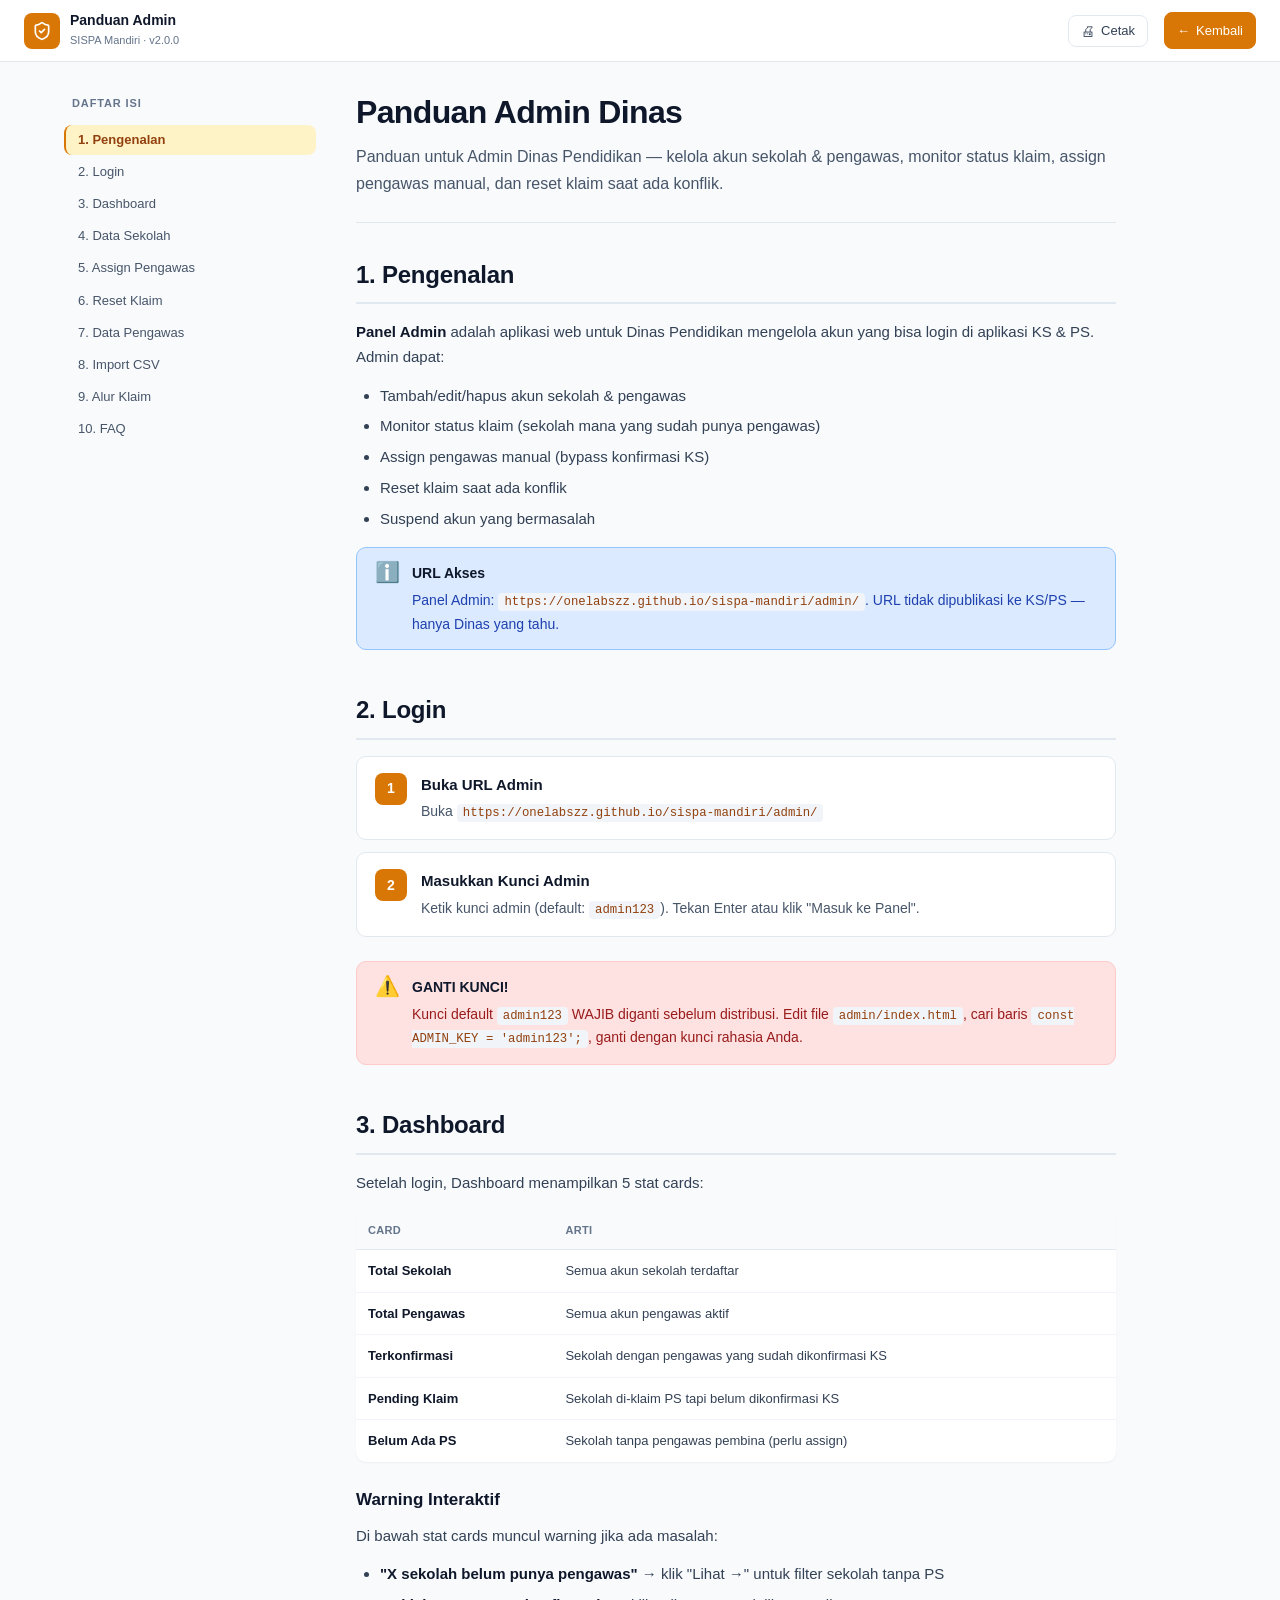
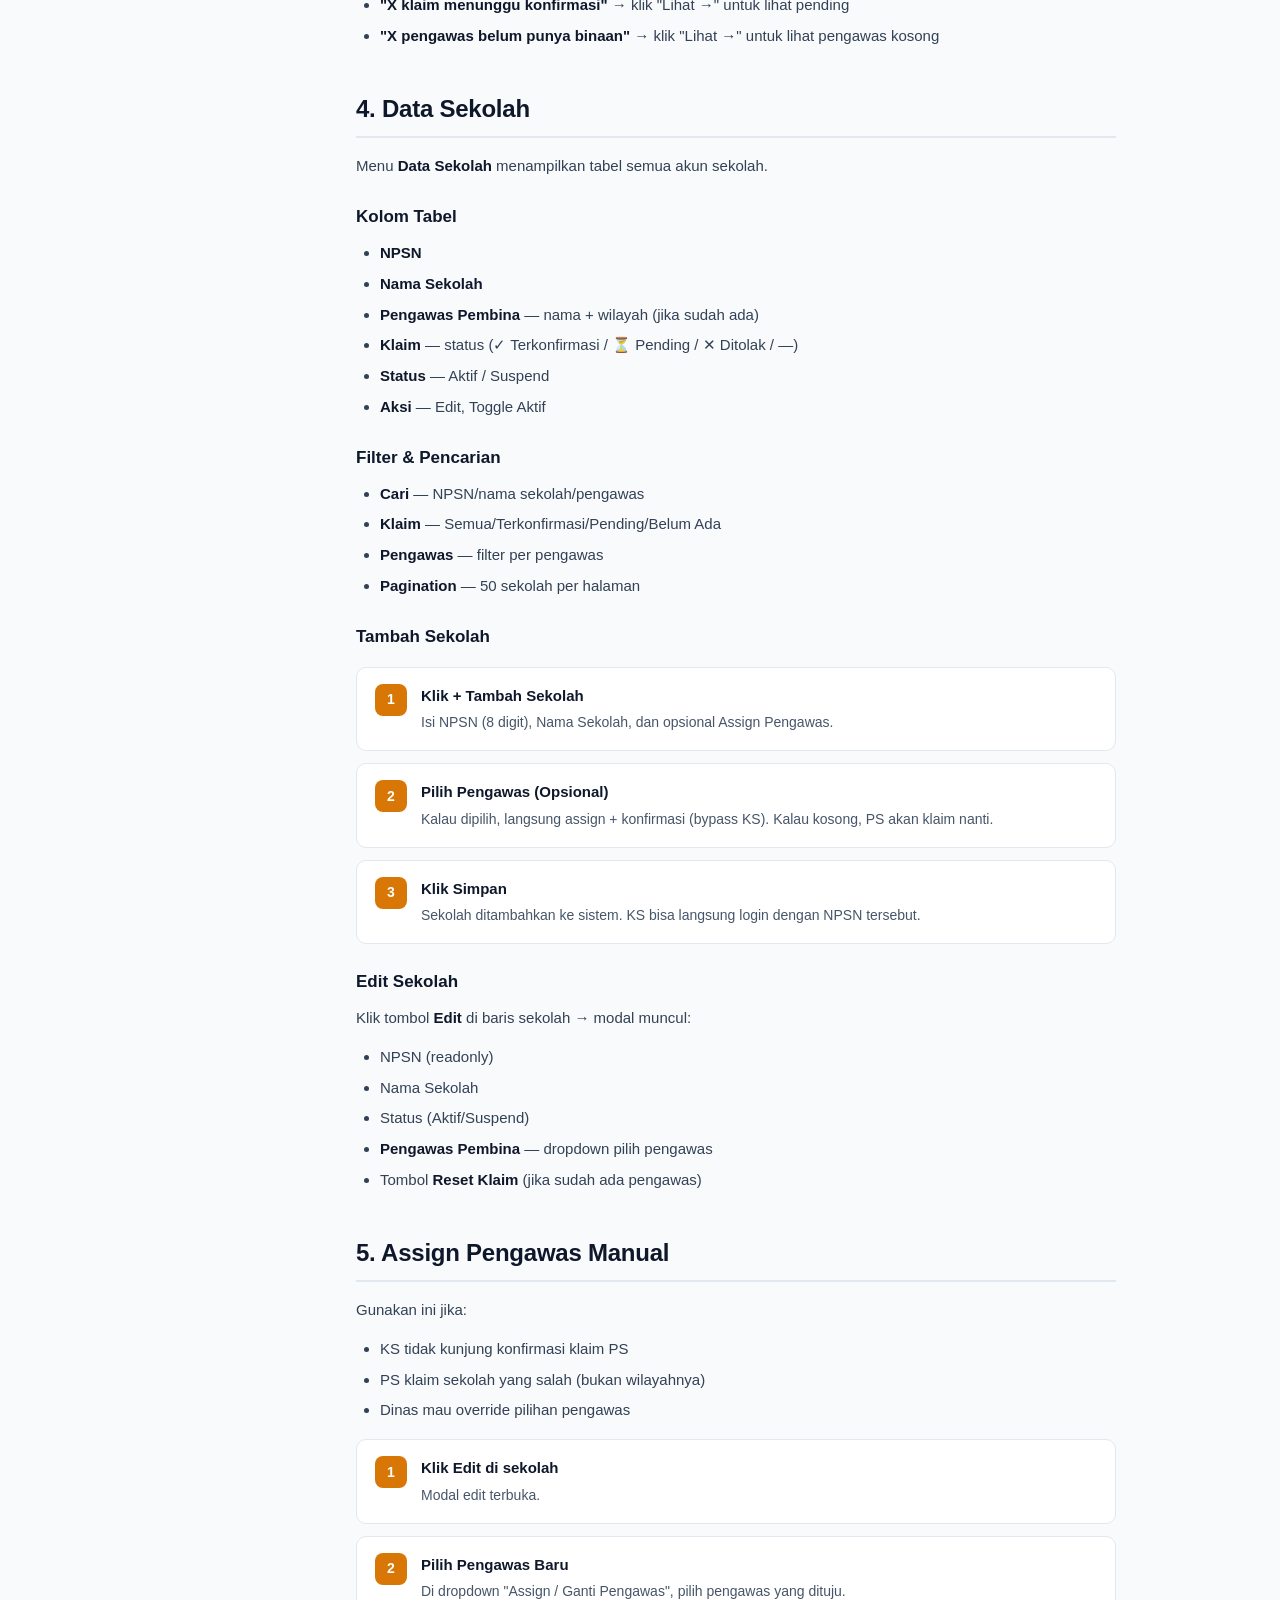
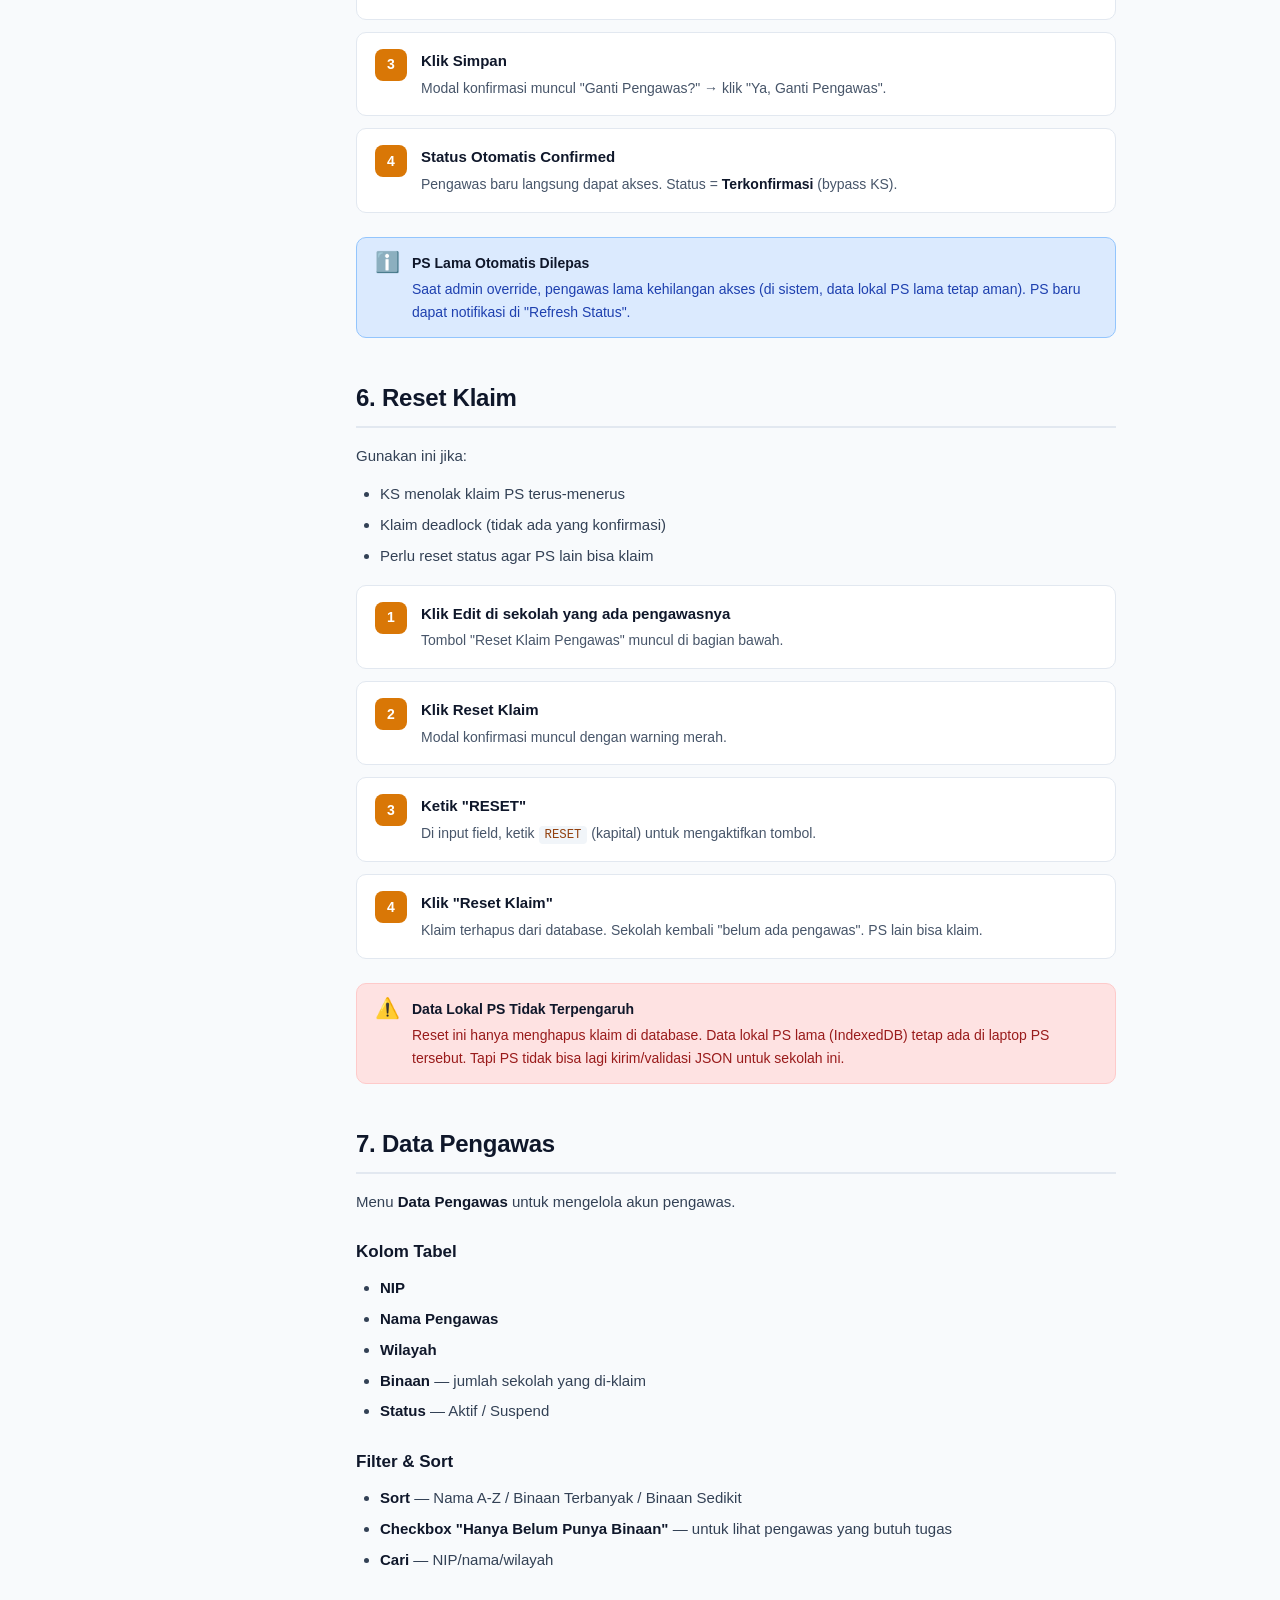
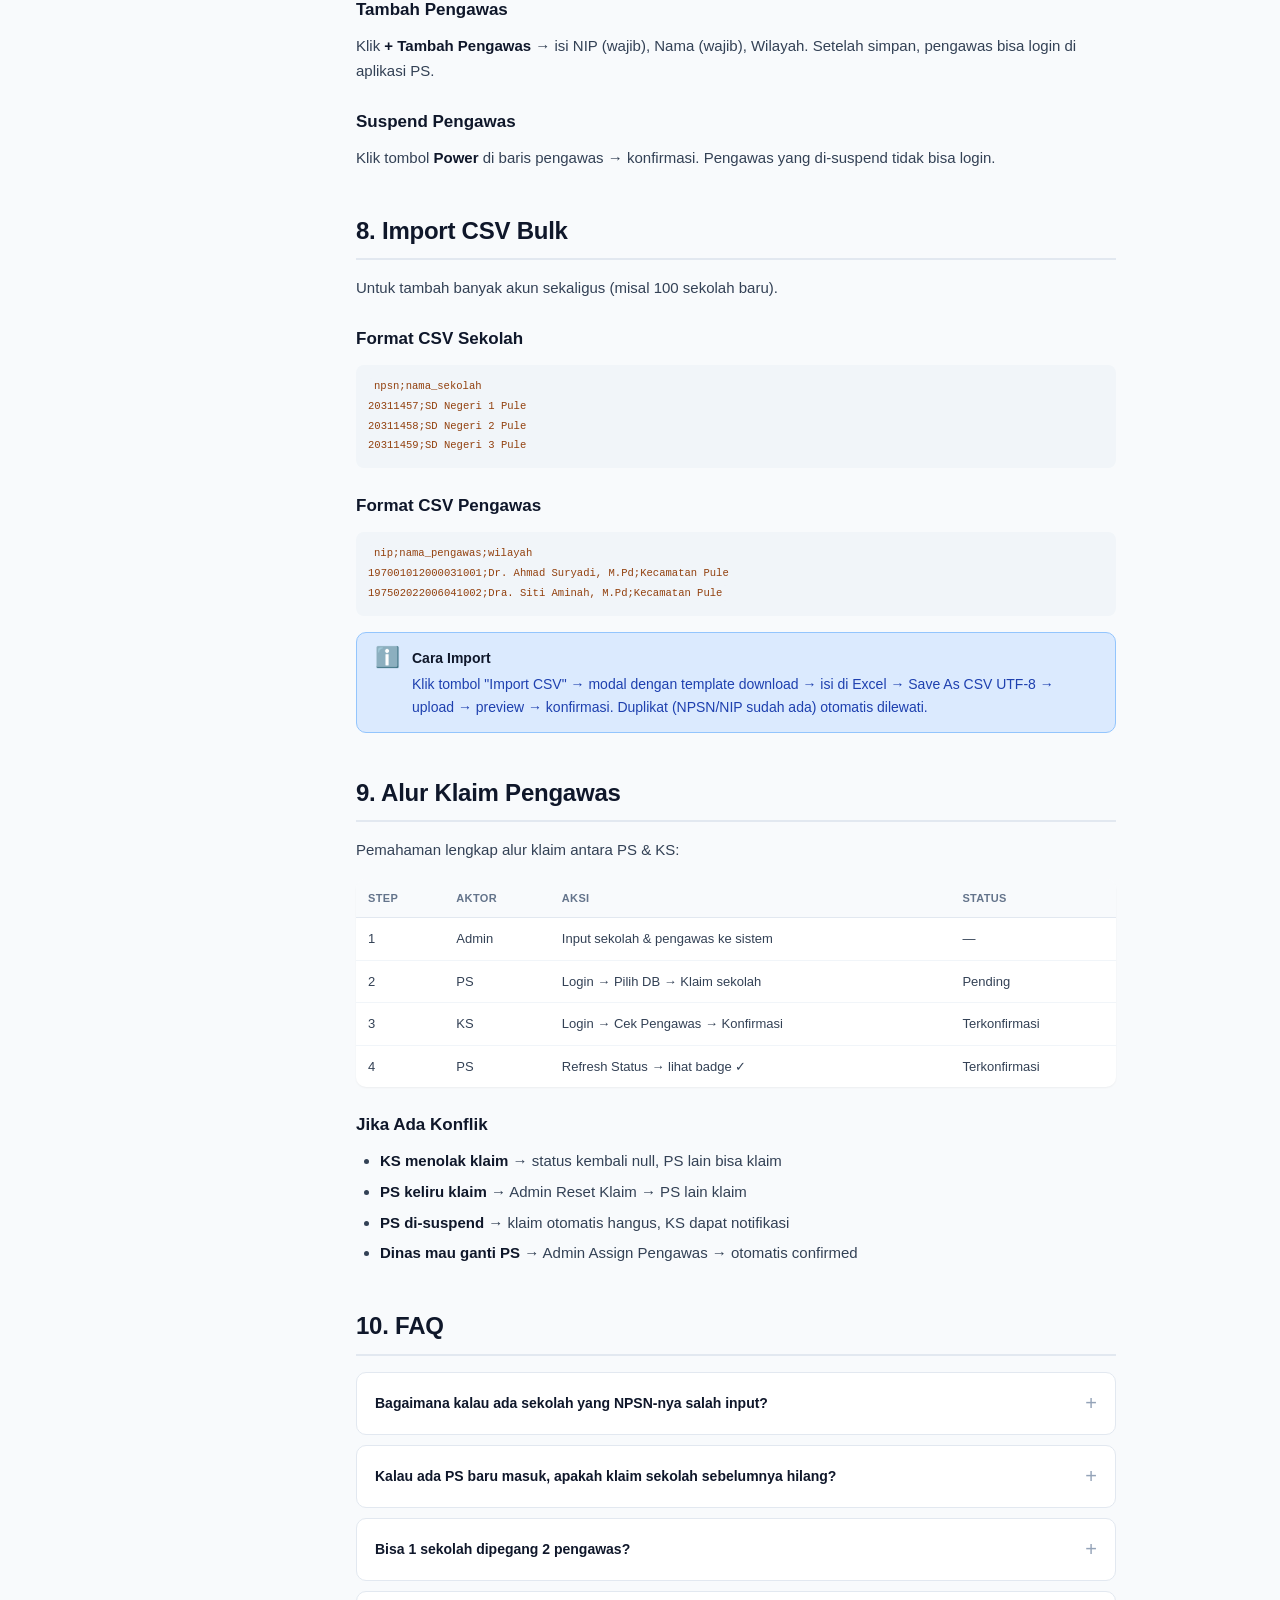
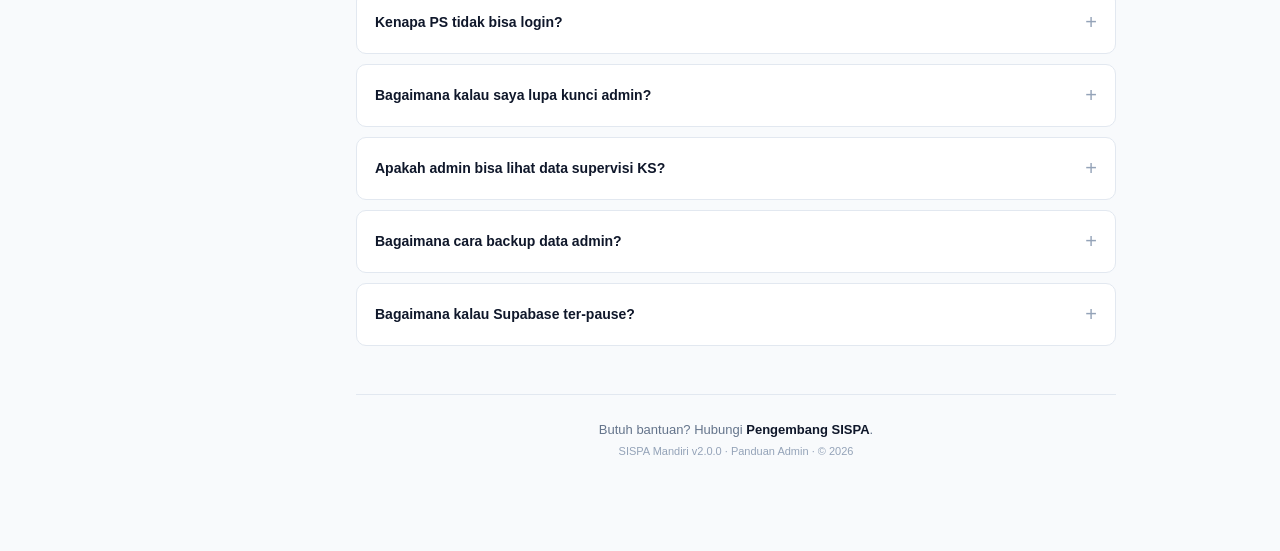
<file: admin/panduan.html>
<!DOCTYPE html>
<html lang="id">
<head>
<meta charset="UTF-8">
<meta name="viewport" content="width=device-width,initial-scale=1">
<title>Panduan Admin — SISPA Mandiri</title>
<link rel="icon" type="image/svg+xml" href="../shared/icons/icon.svg">
<link rel="stylesheet" href="../shared/css/guide.css">
</head>
<body class="role-admin">

<header class="guide-header">
  <a href="index.html" class="brand">
    <div class="brand-logo">
      <svg width="20" height="20" viewBox="0 0 24 24" fill="none" stroke="currentColor" stroke-width="2" stroke-linecap="round" stroke-linejoin="round"><path d="M20 13c0 5-3.5 7.5-7.66 8.95a1 1 0 0 1-.67-.01C7.5 20.5 4 18 4 13V6a1 1 0 0 1 1-1c2 0 4.5-1.2 6.24-2.72a1.17 1.17 0 0 1 1.52 0C14.51 3.81 17 5 19 5a1 1 0 0 1 1 1z"/><path d="m9 12 2 2 4-4"/></svg>
    </div>
    <div>
      <div class="brand-name">Panduan Admin</div>
      <div class="brand-sub">SISPA Mandiri · v2.0.0</div>
    </div>
  </a>
  <div class="spacer"></div>
  <button onclick="window.print()"><span style="font-size:14px">🖨</span> <span class="btn-text">Cetak</span></button>
  <a href="index.html" class="btn-link btn-primary">← <span class="btn-text">Kembali</span></a>
</header>

<div class="guide-layout">
  <aside class="toc">
    <div class="toc-title">Daftar Isi</div>
    <a href="#intro">1. Pengenalan</a>
    <a href="#login">2. Login</a>
    <a href="#dashboard">3. Dashboard</a>
    <a href="#sekolah">4. Data Sekolah</a>
    <a href="#assign">5. Assign Pengawas</a>
    <a href="#reset">6. Reset Klaim</a>
    <a href="#pengawas">7. Data Pengawas</a>
    <a href="#import">8. Import CSV</a>
    <a href="#alur">9. Alur Klaim</a>
    <a href="#faq">10. FAQ</a>
  </aside>

  <main class="guide-content">
    <h1>Panduan Admin Dinas</h1>
    <p class="lead">
      Panduan untuk Admin Dinas Pendidikan — kelola akun sekolah & pengawas, monitor status klaim, assign pengawas manual, dan reset klaim saat ada konflik.
    </p>

    <h2 id="intro">1. Pengenalan</h2>
    <p><strong>Panel Admin</strong> adalah aplikasi web untuk Dinas Pendidikan mengelola akun yang bisa login di aplikasi KS & PS. Admin dapat:</p>
    <ul>
      <li>Tambah/edit/hapus akun sekolah & pengawas</li>
      <li>Monitor status klaim (sekolah mana yang sudah punya pengawas)</li>
      <li>Assign pengawas manual (bypass konfirmasi KS)</li>
      <li>Reset klaim saat ada konflik</li>
      <li>Suspend akun yang bermasalah</li>
    </ul>

    <div class="callout info"><span class="icon">ℹ️</span><div><strong>URL Akses</strong>Panel Admin: <code>https://onelabszz.github.io/sispa-mandiri/admin/</code>. URL tidak dipublikasi ke KS/PS — hanya Dinas yang tahu.</div></div>

    <h2 id="login">2. Login</h2>
    <div class="steps">
      <div class="step"><div class="step-num">1</div><div class="step-body"><div class="step-title">Buka URL Admin</div><div class="step-desc">Buka <code>https://onelabszz.github.io/sispa-mandiri/admin/</code></div></div></div>
      <div class="step"><div class="step-num">2</div><div class="step-body"><div class="step-title">Masukkan Kunci Admin</div><div class="step-desc">Ketik kunci admin (default: <code>admin123</code>). Tekan Enter atau klik "Masuk ke Panel".</div></div></div>
    </div>

    <div class="callout danger"><span class="icon">⚠️</span><div><strong>GANTI KUNCI!</strong>Kunci default <code>admin123</code> WAJIB diganti sebelum distribusi. Edit file <code>admin/index.html</code>, cari baris <code>const ADMIN_KEY = 'admin123';</code>, ganti dengan kunci rahasia Anda.</div></div>

    <h2 id="dashboard">3. Dashboard</h2>
    <p>Setelah login, Dashboard menampilkan 5 stat cards:</p>
    <table>
      <thead><tr><th>Card</th><th>Arti</th></tr></thead>
      <tbody>
        <tr><td><strong>Total Sekolah</strong></td><td>Semua akun sekolah terdaftar</td></tr>
        <tr><td><strong>Total Pengawas</strong></td><td>Semua akun pengawas aktif</td></tr>
        <tr><td><strong>Terkonfirmasi</strong></td><td>Sekolah dengan pengawas yang sudah dikonfirmasi KS</td></tr>
        <tr><td><strong>Pending Klaim</strong></td><td>Sekolah di-klaim PS tapi belum dikonfirmasi KS</td></tr>
        <tr><td><strong>Belum Ada PS</strong></td><td>Sekolah tanpa pengawas pembina (perlu assign)</td></tr>
      </tbody>
    </table>

    <h3>Warning Interaktif</h3>
    <p>Di bawah stat cards muncul warning jika ada masalah:</p>
    <ul>
      <li><strong>"X sekolah belum punya pengawas"</strong> → klik "Lihat →" untuk filter sekolah tanpa PS</li>
      <li><strong>"X klaim menunggu konfirmasi"</strong> → klik "Lihat →" untuk lihat pending</li>
      <li><strong>"X pengawas belum punya binaan"</strong> → klik "Lihat →" untuk lihat pengawas kosong</li>
    </ul>

    <h2 id="sekolah">4. Data Sekolah</h2>
    <p>Menu <strong>Data Sekolah</strong> menampilkan tabel semua akun sekolah.</p>

    <h3>Kolom Tabel</h3>
    <ul>
      <li><strong>NPSN</strong></li>
      <li><strong>Nama Sekolah</strong></li>
      <li><strong>Pengawas Pembina</strong> — nama + wilayah (jika sudah ada)</li>
      <li><strong>Klaim</strong> — status (✓ Terkonfirmasi / ⏳ Pending / ✕ Ditolak / —)</li>
      <li><strong>Status</strong> — Aktif / Suspend</li>
      <li><strong>Aksi</strong> — Edit, Toggle Aktif</li>
    </ul>

    <h3>Filter & Pencarian</h3>
    <ul>
      <li><strong>Cari</strong> — NPSN/nama sekolah/pengawas</li>
      <li><strong>Klaim</strong> — Semua/Terkonfirmasi/Pending/Belum Ada</li>
      <li><strong>Pengawas</strong> — filter per pengawas</li>
      <li><strong>Pagination</strong> — 50 sekolah per halaman</li>
    </ul>

    <h3>Tambah Sekolah</h3>
    <div class="steps">
      <div class="step"><div class="step-num">1</div><div class="step-body"><div class="step-title">Klik + Tambah Sekolah</div><div class="step-desc">Isi NPSN (8 digit), Nama Sekolah, dan opsional Assign Pengawas.</div></div></div>
      <div class="step"><div class="step-num">2</div><div class="step-body"><div class="step-title">Pilih Pengawas (Opsional)</div><div class="step-desc">Kalau dipilih, langsung assign + konfirmasi (bypass KS). Kalau kosong, PS akan klaim nanti.</div></div></div>
      <div class="step"><div class="step-num">3</div><div class="step-body"><div class="step-title">Klik Simpan</div><div class="step-desc">Sekolah ditambahkan ke sistem. KS bisa langsung login dengan NPSN tersebut.</div></div></div>
    </div>

    <h3>Edit Sekolah</h3>
    <p>Klik tombol <strong>Edit</strong> di baris sekolah → modal muncul:</p>
    <ul>
      <li>NPSN (readonly)</li>
      <li>Nama Sekolah</li>
      <li>Status (Aktif/Suspend)</li>
      <li><strong>Pengawas Pembina</strong> — dropdown pilih pengawas</li>
      <li>Tombol <strong>Reset Klaim</strong> (jika sudah ada pengawas)</li>
    </ul>

    <h2 id="assign">5. Assign Pengawas Manual</h2>
    <p>Gunakan ini jika:</p>
    <ul>
      <li>KS tidak kunjung konfirmasi klaim PS</li>
      <li>PS klaim sekolah yang salah (bukan wilayahnya)</li>
      <li>Dinas mau override pilihan pengawas</li>
    </ul>

    <div class="steps">
      <div class="step"><div class="step-num">1</div><div class="step-body"><div class="step-title">Klik Edit di sekolah</div><div class="step-desc">Modal edit terbuka.</div></div></div>
      <div class="step"><div class="step-num">2</div><div class="step-body"><div class="step-title">Pilih Pengawas Baru</div><div class="step-desc">Di dropdown "Assign / Ganti Pengawas", pilih pengawas yang dituju.</div></div></div>
      <div class="step"><div class="step-num">3</div><div class="step-body"><div class="step-title">Klik Simpan</div><div class="step-desc">Modal konfirmasi muncul "Ganti Pengawas?" → klik "Ya, Ganti Pengawas".</div></div></div>
      <div class="step"><div class="step-num">4</div><div class="step-body"><div class="step-title">Status Otomatis Confirmed</div><div class="step-desc">Pengawas baru langsung dapat akses. Status = <strong>Terkonfirmasi</strong> (bypass KS).</div></div></div>
    </div>

    <div class="callout info"><span class="icon">ℹ️</span><div><strong>PS Lama Otomatis Dilepas</strong>Saat admin override, pengawas lama kehilangan akses (di sistem, data lokal PS lama tetap aman). PS baru dapat notifikasi di "Refresh Status".</div></div>

    <h2 id="reset">6. Reset Klaim</h2>
    <p>Gunakan ini jika:</p>
    <ul>
      <li>KS menolak klaim PS terus-menerus</li>
      <li>Klaim deadlock (tidak ada yang konfirmasi)</li>
      <li>Perlu reset status agar PS lain bisa klaim</li>
    </ul>

    <div class="steps">
      <div class="step"><div class="step-num">1</div><div class="step-body"><div class="step-title">Klik Edit di sekolah yang ada pengawasnya</div><div class="step-desc">Tombol "Reset Klaim Pengawas" muncul di bagian bawah.</div></div></div>
      <div class="step"><div class="step-num">2</div><div class="step-body"><div class="step-title">Klik Reset Klaim</div><div class="step-desc">Modal konfirmasi muncul dengan warning merah.</div></div></div>
      <div class="step"><div class="step-num">3</div><div class="step-body"><div class="step-title">Ketik "RESET"</div><div class="step-desc">Di input field, ketik <code>RESET</code> (kapital) untuk mengaktifkan tombol.</div></div></div>
      <div class="step"><div class="step-num">4</div><div class="step-body"><div class="step-title">Klik "Reset Klaim"</div><div class="step-desc">Klaim terhapus dari database. Sekolah kembali "belum ada pengawas". PS lain bisa klaim.</div></div></div>
    </div>

    <div class="callout danger"><span class="icon">⚠️</span><div><strong>Data Lokal PS Tidak Terpengaruh</strong>Reset ini hanya menghapus klaim di database. Data lokal PS lama (IndexedDB) tetap ada di laptop PS tersebut. Tapi PS tidak bisa lagi kirim/validasi JSON untuk sekolah ini.</div></div>

    <h2 id="pengawas">7. Data Pengawas</h2>
    <p>Menu <strong>Data Pengawas</strong> untuk mengelola akun pengawas.</p>

    <h3>Kolom Tabel</h3>
    <ul>
      <li><strong>NIP</strong></li>
      <li><strong>Nama Pengawas</strong></li>
      <li><strong>Wilayah</strong></li>
      <li><strong>Binaan</strong> — jumlah sekolah yang di-klaim</li>
      <li><strong>Status</strong> — Aktif / Suspend</li>
    </ul>

    <h3>Filter & Sort</h3>
    <ul>
      <li><strong>Sort</strong> — Nama A-Z / Binaan Terbanyak / Binaan Sedikit</li>
      <li><strong>Checkbox "Hanya Belum Punya Binaan"</strong> — untuk lihat pengawas yang butuh tugas</li>
      <li><strong>Cari</strong> — NIP/nama/wilayah</li>
    </ul>

    <h3>Tambah Pengawas</h3>
    <p>Klik <strong>+ Tambah Pengawas</strong> → isi NIP (wajib), Nama (wajib), Wilayah. Setelah simpan, pengawas bisa login di aplikasi PS.</p>

    <h3>Suspend Pengawas</h3>
    <p>Klik tombol <strong>Power</strong> di baris pengawas → konfirmasi. Pengawas yang di-suspend tidak bisa login.</p>

    <h2 id="import">8. Import CSV Bulk</h2>
    <p>Untuk tambah banyak akun sekaligus (misal 100 sekolah baru).</p>

    <h3>Format CSV Sekolah</h3>
    <pre style="background:var(--slate-100);padding:12px;border-radius:8px;font-size:12px;overflow-x:auto"><code>npsn;nama_sekolah
20311457;SD Negeri 1 Pule
20311458;SD Negeri 2 Pule
20311459;SD Negeri 3 Pule</code></pre>

    <h3>Format CSV Pengawas</h3>
    <pre style="background:var(--slate-100);padding:12px;border-radius:8px;font-size:12px;overflow-x:auto"><code>nip;nama_pengawas;wilayah
197001012000031001;Dr. Ahmad Suryadi, M.Pd;Kecamatan Pule
197502022006041002;Dra. Siti Aminah, M.Pd;Kecamatan Pule</code></pre>

    <div class="callout info"><span class="icon">ℹ️</span><div><strong>Cara Import</strong>Klik tombol "Import CSV" → modal dengan template download → isi di Excel → Save As CSV UTF-8 → upload → preview → konfirmasi. Duplikat (NPSN/NIP sudah ada) otomatis dilewati.</div></div>

    <h2 id="alur">9. Alur Klaim Pengawas</h2>
    <p>Pemahaman lengkap alur klaim antara PS & KS:</p>

    <table>
      <thead><tr><th>Step</th><th>Aktor</th><th>Aksi</th><th>Status</th></tr></thead>
      <tbody>
        <tr><td>1</td><td>Admin</td><td>Input sekolah & pengawas ke sistem</td><td>—</td></tr>
        <tr><td>2</td><td>PS</td><td>Login → Pilih DB → Klaim sekolah</td><td>Pending</td></tr>
        <tr><td>3</td><td>KS</td><td>Login → Cek Pengawas → Konfirmasi</td><td>Terkonfirmasi</td></tr>
        <tr><td>4</td><td>PS</td><td>Refresh Status → lihat badge ✓</td><td>Terkonfirmasi</td></tr>
      </tbody>
    </table>

    <h3>Jika Ada Konflik</h3>
    <ul>
      <li><strong>KS menolak klaim</strong> → status kembali null, PS lain bisa klaim</li>
      <li><strong>PS keliru klaim</strong> → Admin Reset Klaim → PS lain klaim</li>
      <li><strong>PS di-suspend</strong> → klaim otomatis hangus, KS dapat notifikasi</li>
      <li><strong>Dinas mau ganti PS</strong> → Admin Assign Pengawas → otomatis confirmed</li>
    </ul>

    <h2 id="faq">10. FAQ</h2>

    <details class="faq"><summary>Bagaimana kalau ada sekolah yang NPSN-nya salah input?</summary><div class="faq-answer">Hapus sekolah lama (klik Edit → tidak ada tombol hapus di modal. Untuk hapus, buka menu Data Sekolah → kalau ada tombol hapus). Atau edit nama sekolah, NPSN tidak bisa diedit. Kalau NPSN salah, hapus & input ulang.</div></details>

    <details class="faq"><summary>Kalau ada PS baru masuk, apakah klaim sekolah sebelumnya hilang?</summary><div class="faq-answer">Tidak. Klaim sekolah yang sudah confirmed oleh PS lama tetap. PS baru harus klaim sekolah sendiri atau admin assign manual.</div></details>

    <details class="faq"><summary>Bisa 1 sekolah dipegang 2 pengawas?</summary><div class="faq-answer">Tidak. 1 sekolah = 1 pengawas. Kalau perlu backup, assign manual ke pengawas lain akan menggantikan pengawas lama.</div></details>

    <details class="faq"><summary>Kenapa PS tidak bisa login?</summary><div class="faq-answer">Cek: (1) NIP sudah terdaftar, (2) Status aktif (bukan suspend), (3) Koneksi internet PS stabil, (4) URL Supabase di config.js benar.</div></details>

    <details class="faq"><summary>Bagaimana kalau saya lupa kunci admin?</summary><div class="faq-answer">Lupa kunci admin = tidak bisa akses panel. Solusi: buka file <code>admin/index.html</code>, cari <code>const ADMIN_KEY = '...';</code> dan baca kuncinya. Kalau tidak bisa buka file, minta developer reset.</div></details>

    <details class="faq"><summary>Apakah admin bisa lihat data supervisi KS?</summary><div class="faq-answer">Tidak. Admin hanya kelola akun (NPSN, pengawas). Data supervisi tetap di laptop KS masing-masing — tidak sampai ke server.</div></details>

    <details class="faq"><summary>Bagaimana cara backup data admin?</summary><div class="faq-answer">Panel admin tidak punya fitur backup (data di Supabase, sudah di-backup otomatis oleh Supabase). Untuk ekspor manual, buka Supabase Dashboard → Table Editor → Export CSV.</div></details>

    <details class="faq"><summary>Bagaimana kalau Supabase ter-pause?</summary><div class="faq-answer">GitHub Actions sudah otomatis ping setiap 3 hari. Kalau tetap paused, buka Supabase Dashboard → klik "Restore Project" → tunggu 2 menit.</div></details>

    <p style="margin-top:48px;padding-top:24px;border-top:1px solid var(--slate-200);text-align:center;font-size:13px;color:var(--slate-500)">
      Butuh bantuan? Hubungi <strong>Pengembang SISPA</strong>.<br>
      <span style="font-size:11px;color:var(--slate-400)">SISPA Mandiri v2.0.0 · Panduan Admin · © 2026</span>
    </p>
  </main>
</div>

<button class="back-top" id="backTop">↑</button>

<script>
(function() {
  const btn = document.getElementById('backTop');
  window.addEventListener('scroll', () => btn.classList.toggle('show', window.scrollY > 600));
  btn.onclick = () => window.scrollTo({ top: 0, behavior: 'smooth' });

  const sections = document.querySelectorAll('.guide-content h2[id], .guide-content h3[id]');
  const tocLinks = document.querySelectorAll('.toc a');
  const observer = new IntersectionObserver((entries) => {
    entries.forEach(entry => {
      if (entry.isIntersecting) {
        tocLinks.forEach(link => link.classList.toggle('active', link.getAttribute('href') === '#' + entry.target.id));
      }
    });
  }, { rootMargin: '-80px 0px -70% 0px', threshold: 0 });
  sections.forEach(s => observer.observe(s));

  tocLinks.forEach(link => {
    link.addEventListener('click', (e) => {
      const target = document.querySelector(link.getAttribute('href'));
      if (target) {
        e.preventDefault();
        window.scrollTo({ top: target.getBoundingClientRect().top + window.scrollY - 80, behavior: 'smooth' });
      }
    });
  });
})();
</script>
</body>
</html>
</file>
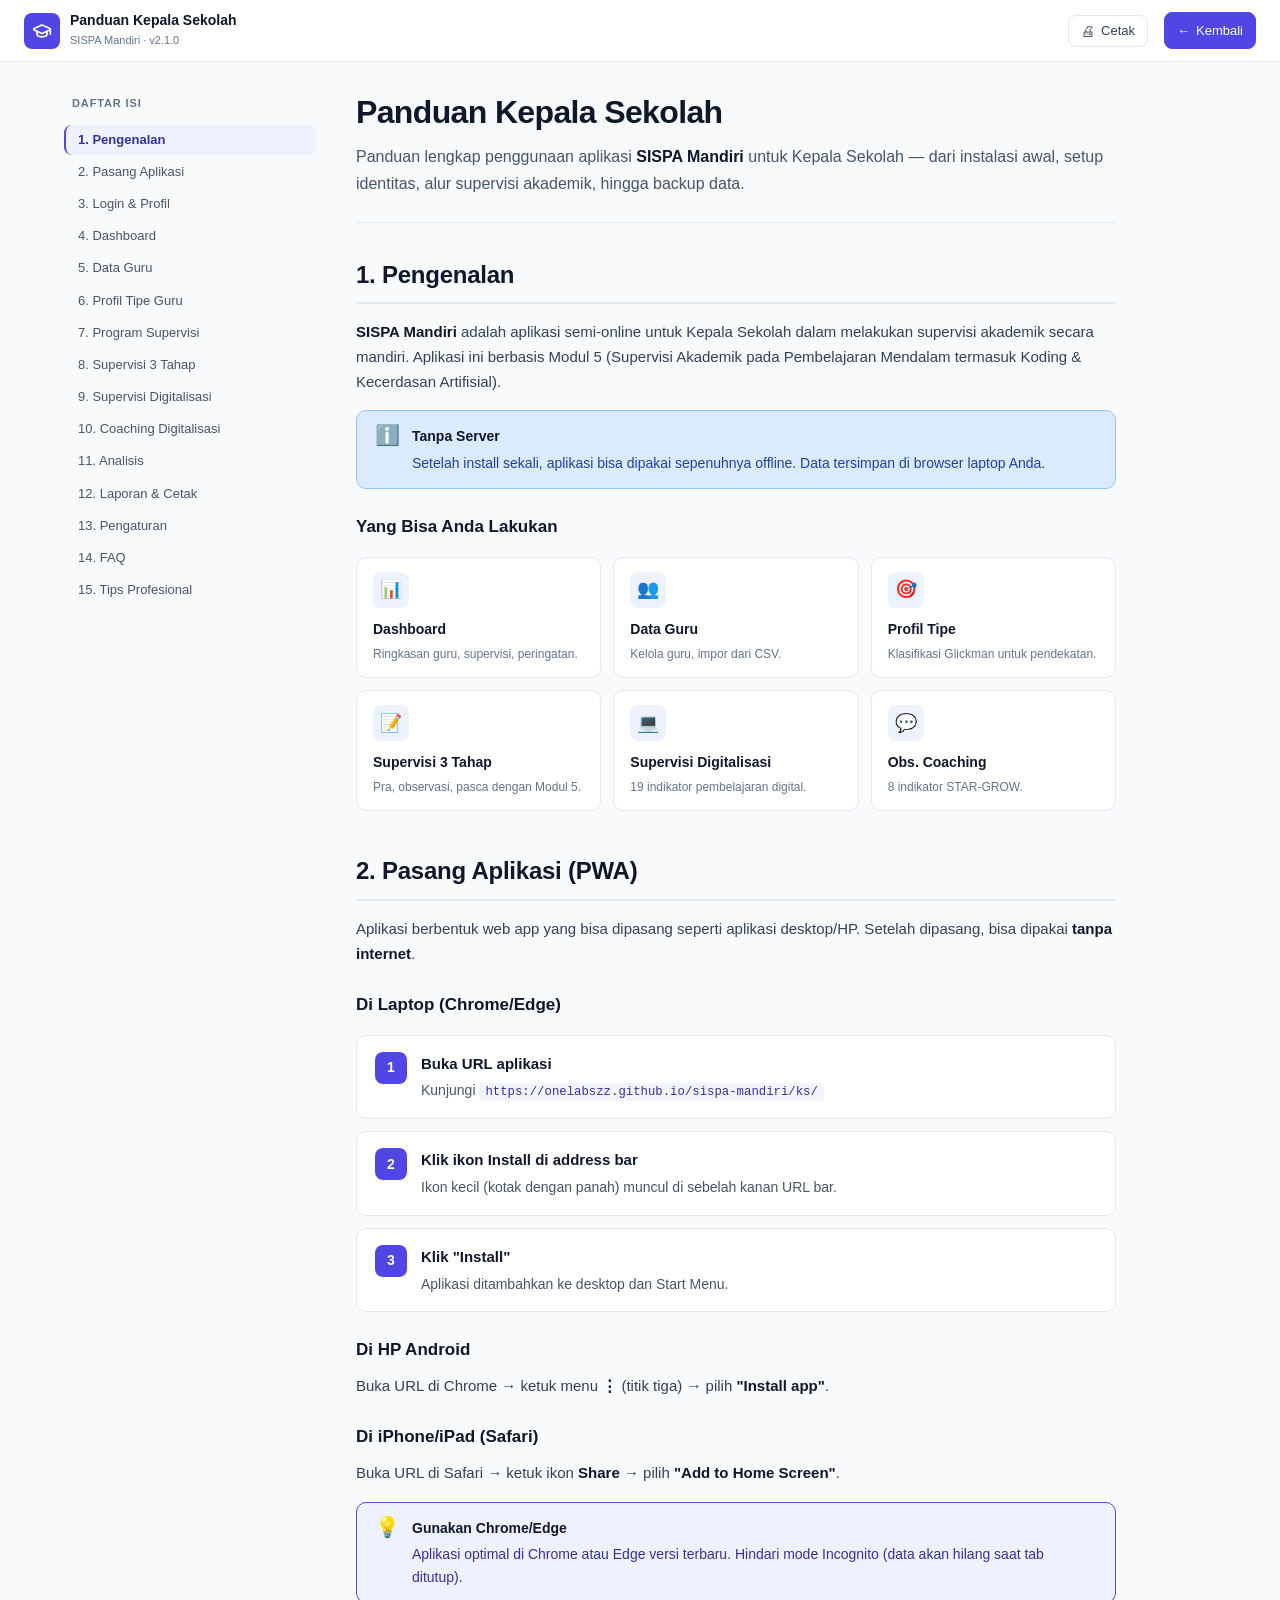
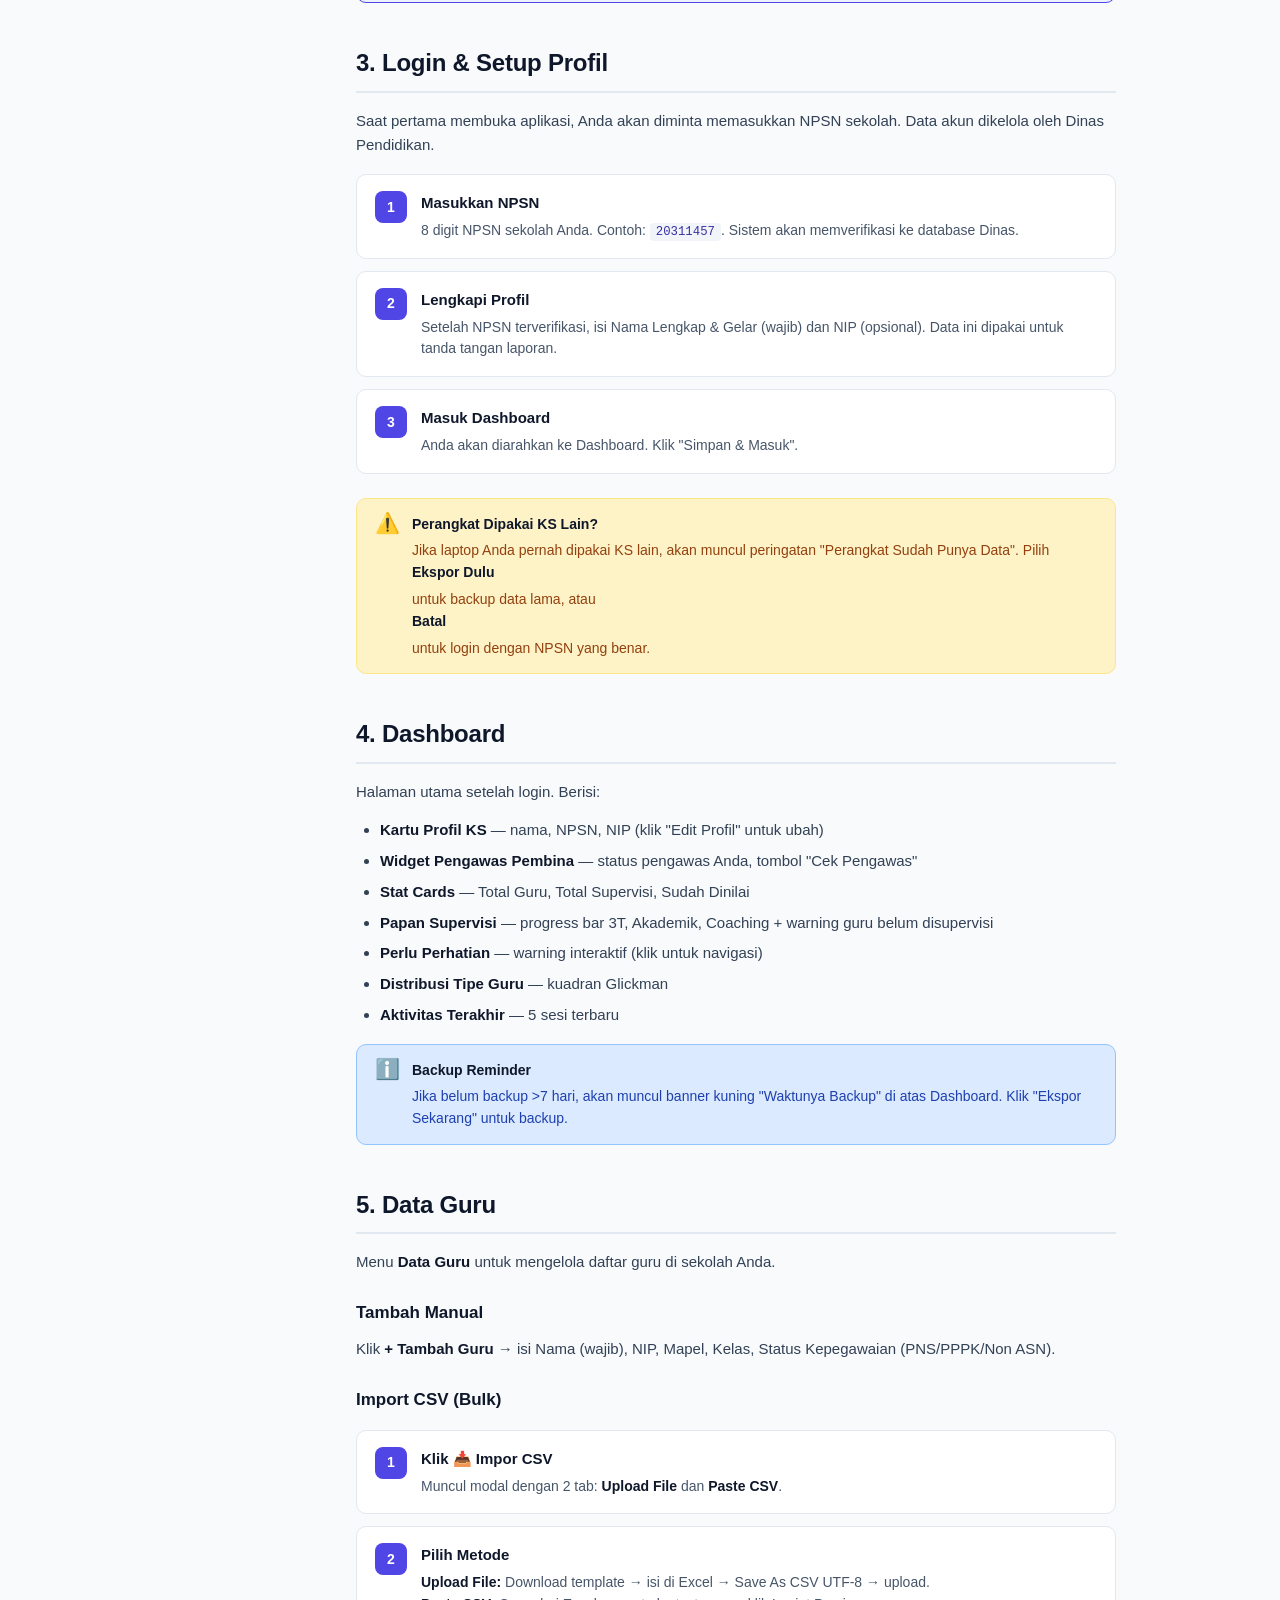
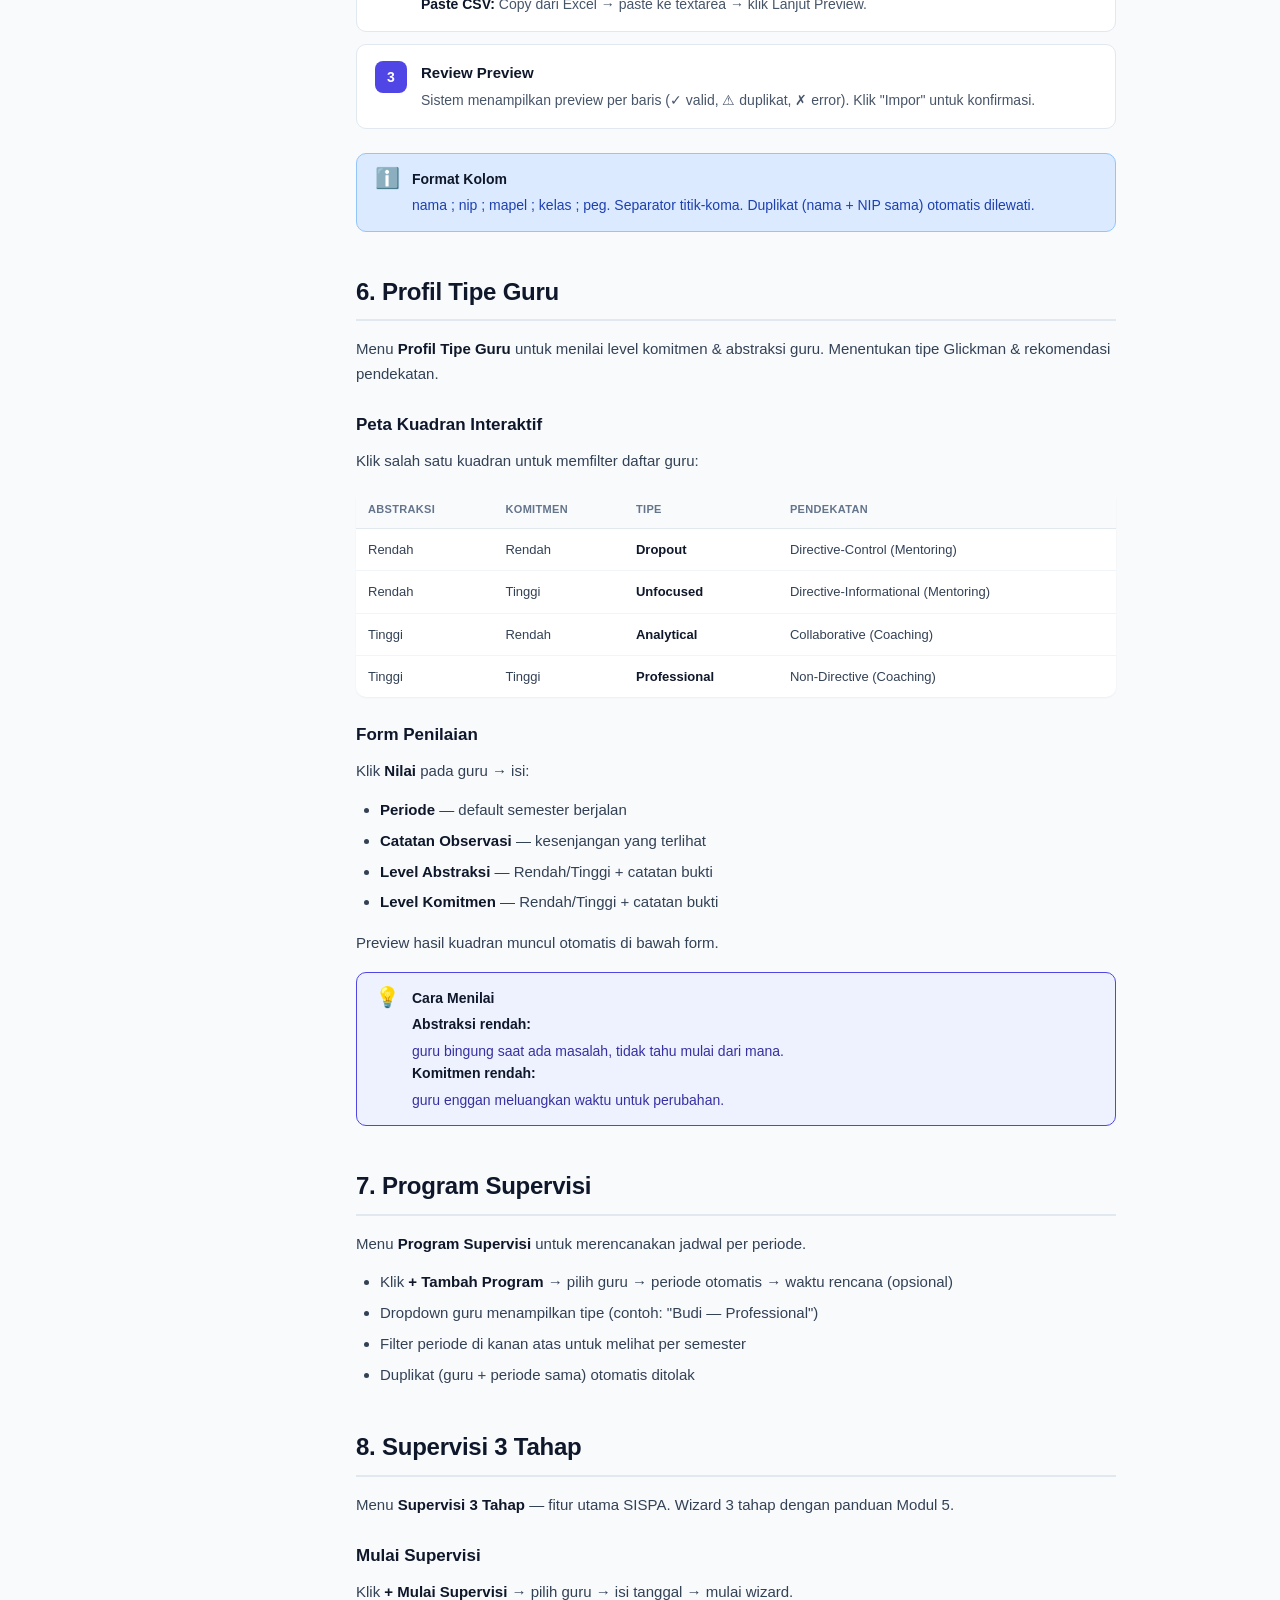
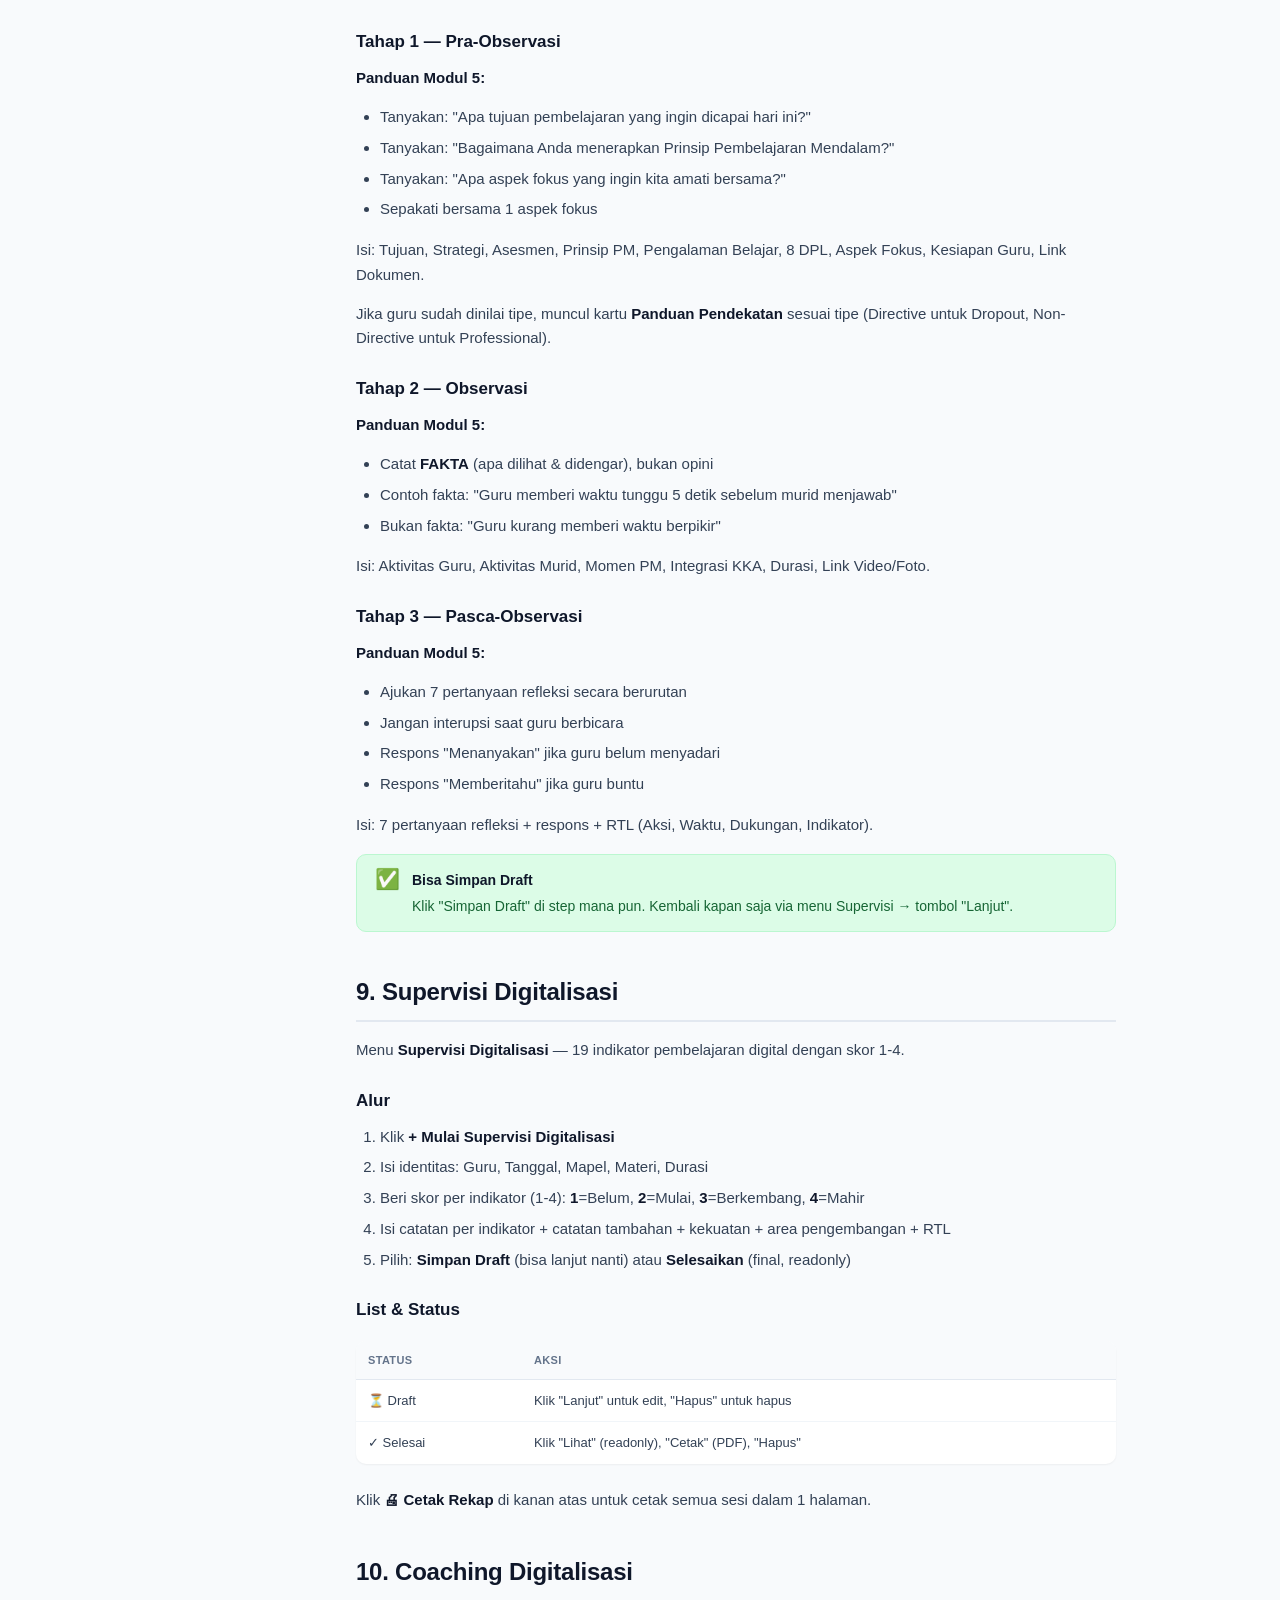
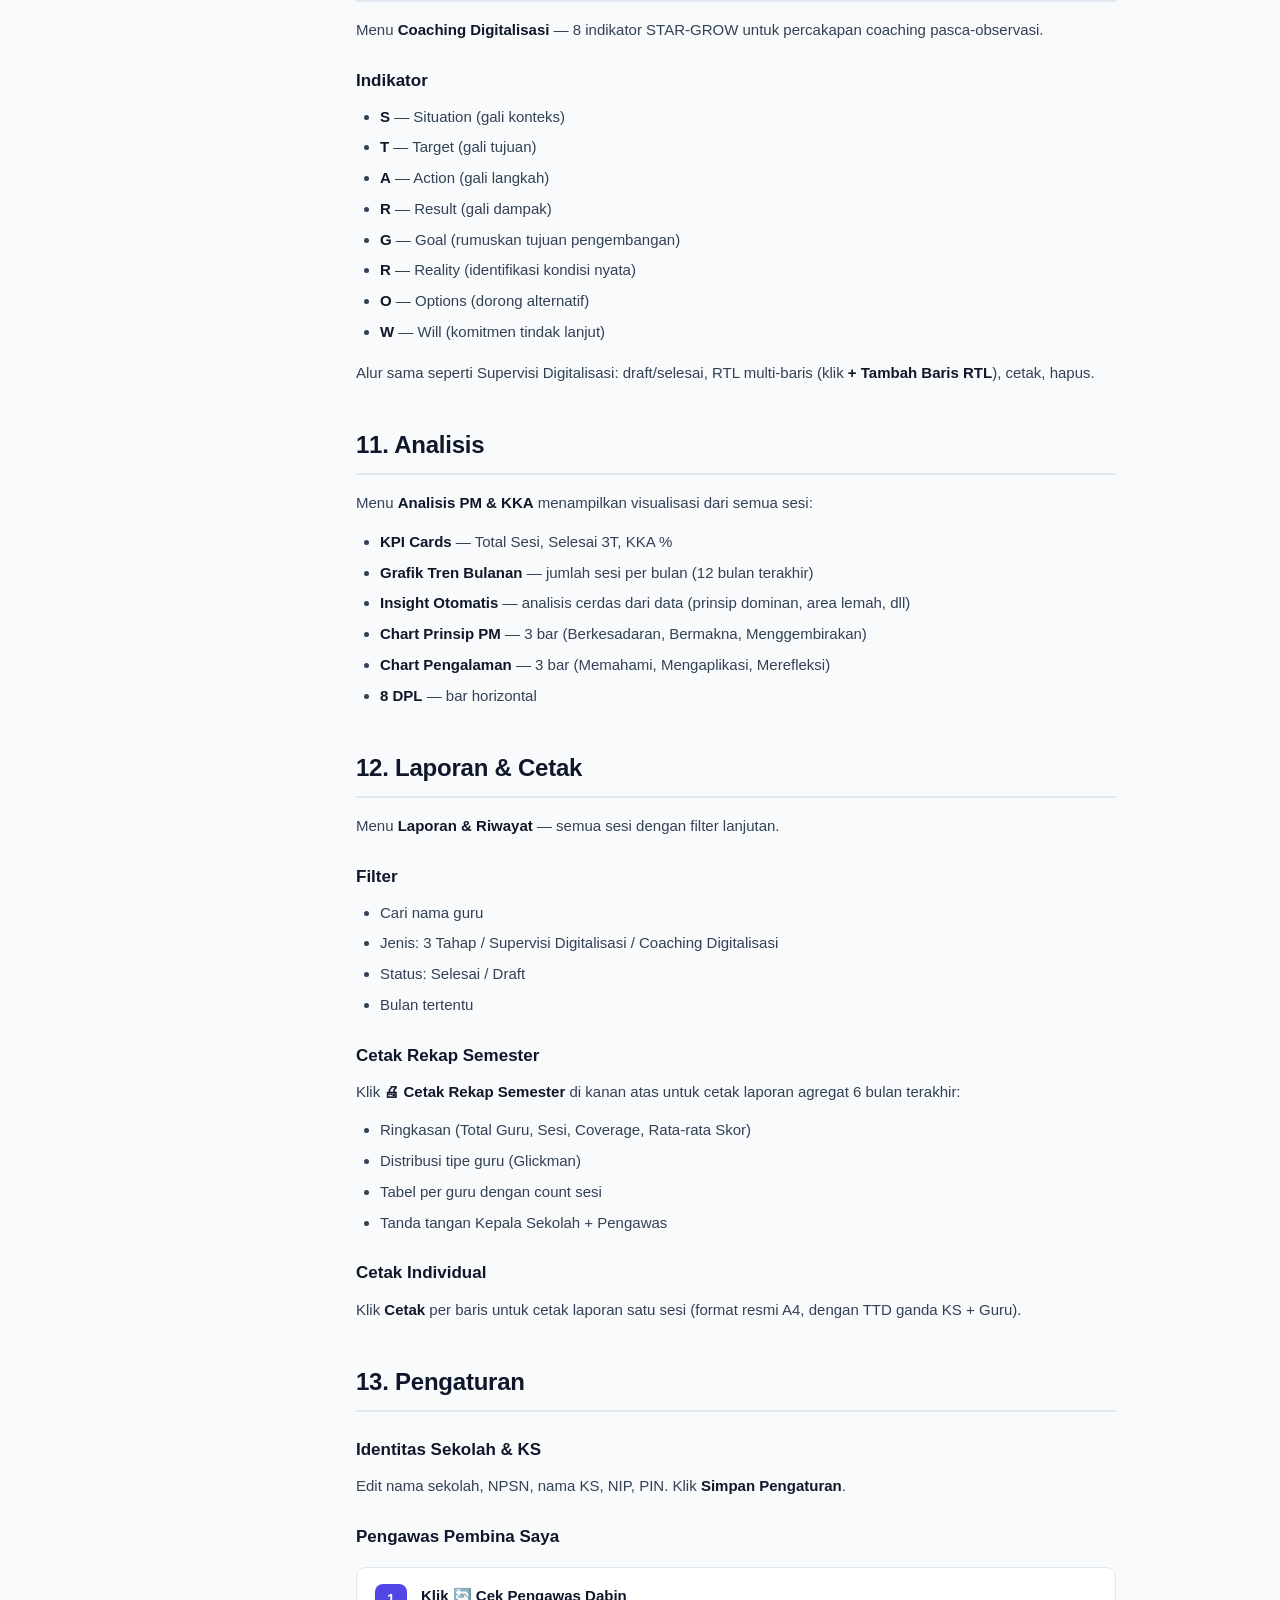
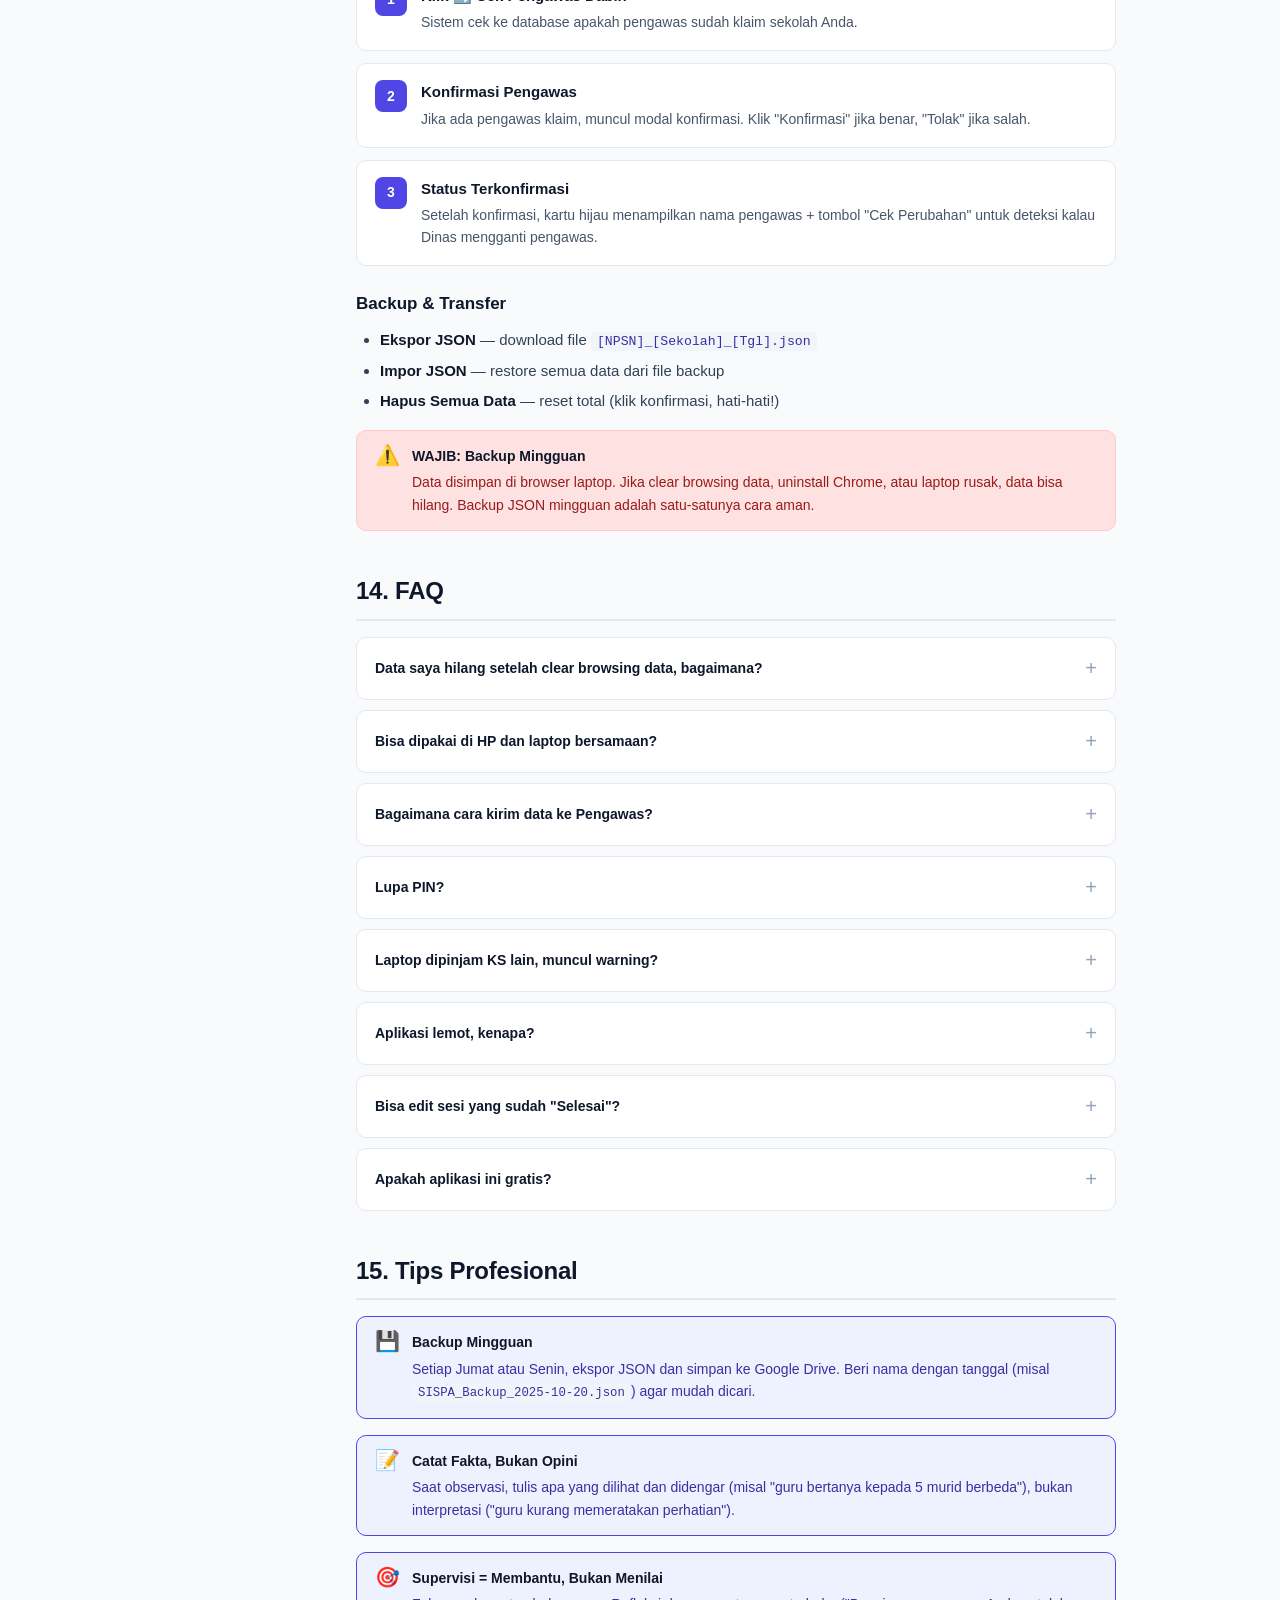
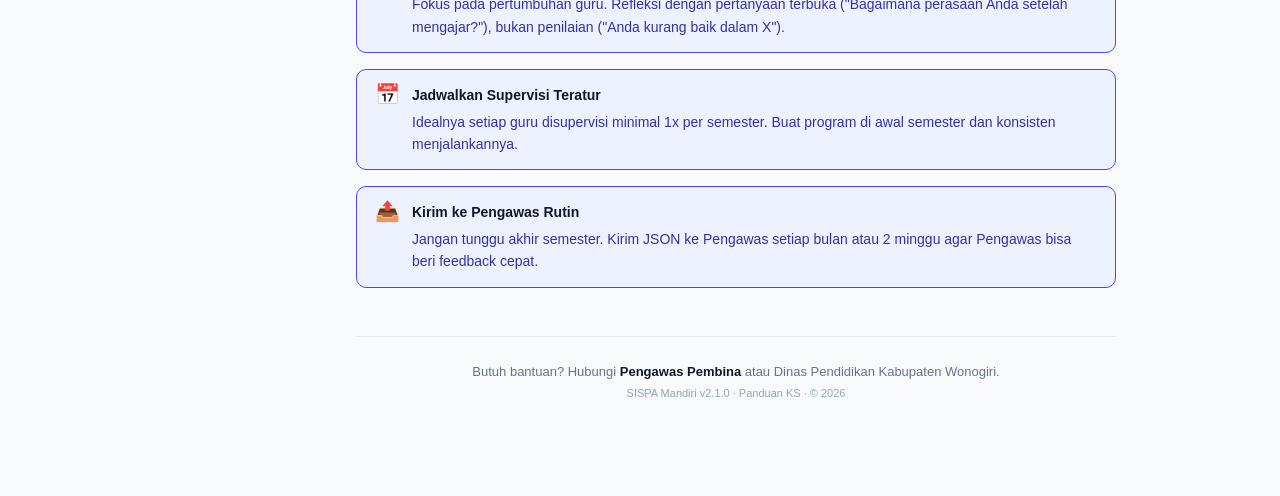
<file: ks/panduan.html>
<!DOCTYPE html>
<html lang="id">
<head>
<meta charset="UTF-8">
<meta name="viewport" content="width=device-width,initial-scale=1">
<title>Panduan Kepala Sekolah — SISPA Mandiri</title>
<link rel="icon" type="image/svg+xml" href="../shared/icons/icon.svg">
<link rel="stylesheet" href="../shared/css/guide.css">
</head>
<body class="role-ks">

<header class="guide-header">
  <a href="index.html" class="brand">
    <div class="brand-logo">
      <svg width="20" height="20" viewBox="0 0 24 24" fill="none" stroke="currentColor" stroke-width="2" stroke-linecap="round" stroke-linejoin="round"><path d="M21.42 10.922a1 1 0 0 0-.019-1.838L12.83 5.18a2 2 0 0 0-1.66 0L2.6 9.08a1 1 0 0 0 0 1.832l8.57 3.908a2 2 0 0 0 1.66 0z"/><path d="M22 10v6"/><path d="M6 12.5V16a6 3 0 0 0 12 0v-3.5"/></svg>
    </div>
    <div>
      <div class="brand-name">Panduan Kepala Sekolah</div>
      <div class="brand-sub">SISPA Mandiri · v2.1.0</div>
    </div>
  </a>
  <div class="spacer"></div>
  <button onclick="window.print()"><span style="font-size:14px">🖨</span> <span class="btn-text">Cetak</span></button>
  <a href="index.html" class="btn-link btn-primary">← <span class="btn-text">Kembali</span></a>
</header>

<div class="guide-layout">
  <aside class="toc">
    <div class="toc-title">Daftar Isi</div>
    <a href="#intro">1. Pengenalan</a>
    <a href="#install">2. Pasang Aplikasi</a>
    <a href="#login">3. Login & Profil</a>
    <a href="#dashboard">4. Dashboard</a>
    <a href="#guru">5. Data Guru</a>
    <a href="#profil">6. Profil Tipe Guru</a>
    <a href="#program">7. Program Supervisi</a>
    <a href="#supervisi">8. Supervisi 3 Tahap</a>
    <a href="#akademik">9. Supervisi Digitalisasi</a>
    <a href="#coaching">10. Coaching Digitalisasi</a>
    <a href="#analisis">11. Analisis</a>
    <a href="#laporan">12. Laporan & Cetak</a>
    <a href="#pengaturan">13. Pengaturan</a>
    <a href="#faq">14. FAQ</a>
    <a href="#tips">15. Tips Profesional</a>
  </aside>

  <main class="guide-content">
    <h1>Panduan Kepala Sekolah</h1>
    <p class="lead">
      Panduan lengkap penggunaan aplikasi <strong>SISPA Mandiri</strong> untuk Kepala Sekolah —
      dari instalasi awal, setup identitas, alur supervisi akademik, hingga backup data.
    </p>

    <h2 id="intro">1. Pengenalan</h2>
    <p><strong>SISPA Mandiri</strong> adalah aplikasi semi-online untuk Kepala Sekolah dalam melakukan supervisi akademik secara mandiri. Aplikasi ini berbasis Modul 5 (Supervisi Akademik pada Pembelajaran Mendalam termasuk Koding & Kecerdasan Artifisial).</p>
    <div class="callout info"><span class="icon">ℹ️</span><div><strong>Tanpa Server</strong>Setelah install sekali, aplikasi bisa dipakai sepenuhnya offline. Data tersimpan di browser laptop Anda.</div></div>

    <h3>Yang Bisa Anda Lakukan</h3>
    <div class="feature-grid">
      <div class="feature"><div class="feature-icon">📊</div><div class="feature-title">Dashboard</div><div class="feature-desc">Ringkasan guru, supervisi, peringatan.</div></div>
      <div class="feature"><div class="feature-icon">👥</div><div class="feature-title">Data Guru</div><div class="feature-desc">Kelola guru, impor dari CSV.</div></div>
      <div class="feature"><div class="feature-icon">🎯</div><div class="feature-title">Profil Tipe</div><div class="feature-desc">Klasifikasi Glickman untuk pendekatan.</div></div>
      <div class="feature"><div class="feature-icon">📝</div><div class="feature-title">Supervisi 3 Tahap</div><div class="feature-desc">Pra, observasi, pasca dengan Modul 5.</div></div>
      <div class="feature"><div class="feature-icon">💻</div><div class="feature-title">Supervisi Digitalisasi</div><div class="feature-desc">19 indikator pembelajaran digital.</div></div>
      <div class="feature"><div class="feature-icon">💬</div><div class="feature-title">Obs. Coaching</div><div class="feature-desc">8 indikator STAR-GROW.</div></div>
    </div>

    <h2 id="install">2. Pasang Aplikasi (PWA)</h2>
    <p>Aplikasi berbentuk web app yang bisa dipasang seperti aplikasi desktop/HP. Setelah dipasang, bisa dipakai <strong>tanpa internet</strong>.</p>

    <h3>Di Laptop (Chrome/Edge)</h3>
    <div class="steps">
      <div class="step"><div class="step-num">1</div><div class="step-body"><div class="step-title">Buka URL aplikasi</div><div class="step-desc">Kunjungi <code>https://onelabszz.github.io/sispa-mandiri/ks/</code></div></div></div>
      <div class="step"><div class="step-num">2</div><div class="step-body"><div class="step-title">Klik ikon Install di address bar</div><div class="step-desc">Ikon kecil (kotak dengan panah) muncul di sebelah kanan URL bar.</div></div></div>
      <div class="step"><div class="step-num">3</div><div class="step-body"><div class="step-title">Klik "Install"</div><div class="step-desc">Aplikasi ditambahkan ke desktop dan Start Menu.</div></div></div>
    </div>

    <h3>Di HP Android</h3>
    <p>Buka URL di Chrome → ketuk menu <strong>⋮</strong> (titik tiga) → pilih <strong>"Install app"</strong>.</p>

    <h3>Di iPhone/iPad (Safari)</h3>
    <p>Buka URL di Safari → ketuk ikon <strong>Share</strong> → pilih <strong>"Add to Home Screen"</strong>.</p>

    <div class="callout tip"><span class="icon">💡</span><div><strong>Gunakan Chrome/Edge</strong>Aplikasi optimal di Chrome atau Edge versi terbaru. Hindari mode Incognito (data akan hilang saat tab ditutup).</div></div>

    <h2 id="login">3. Login & Setup Profil</h2>
    <p>Saat pertama membuka aplikasi, Anda akan diminta memasukkan NPSN sekolah. Data akun dikelola oleh Dinas Pendidikan.</p>

    <div class="steps">
      <div class="step"><div class="step-num">1</div><div class="step-body"><div class="step-title">Masukkan NPSN</div><div class="step-desc">8 digit NPSN sekolah Anda. Contoh: <code>20311457</code>. Sistem akan memverifikasi ke database Dinas.</div></div></div>
      <div class="step"><div class="step-num">2</div><div class="step-body"><div class="step-title">Lengkapi Profil</div><div class="step-desc">Setelah NPSN terverifikasi, isi Nama Lengkap & Gelar (wajib) dan NIP (opsional). Data ini dipakai untuk tanda tangan laporan.</div></div></div>
      <div class="step"><div class="step-num">3</div><div class="step-body"><div class="step-title">Masuk Dashboard</div><div class="step-desc">Anda akan diarahkan ke Dashboard. Klik "Simpan & Masuk".</div></div></div>
    </div>

    <div class="callout warn"><span class="icon">⚠️</span><div><strong>Perangkat Dipakai KS Lain?</strong>Jika laptop Anda pernah dipakai KS lain, akan muncul peringatan "Perangkat Sudah Punya Data". Pilih <strong>Ekspor Dulu</strong> untuk backup data lama, atau <strong>Batal</strong> untuk login dengan NPSN yang benar.</div></div>

    <h2 id="dashboard">4. Dashboard</h2>
    <p>Halaman utama setelah login. Berisi:</p>
    <ul>
      <li><strong>Kartu Profil KS</strong> — nama, NPSN, NIP (klik "Edit Profil" untuk ubah)</li>
      <li><strong>Widget Pengawas Pembina</strong> — status pengawas Anda, tombol "Cek Pengawas"</li>
      <li><strong>Stat Cards</strong> — Total Guru, Total Supervisi, Sudah Dinilai</li>
      <li><strong>Papan Supervisi</strong> — progress bar 3T, Akademik, Coaching + warning guru belum disupervisi</li>
      <li><strong>Perlu Perhatian</strong> — warning interaktif (klik untuk navigasi)</li>
      <li><strong>Distribusi Tipe Guru</strong> — kuadran Glickman</li>
      <li><strong>Aktivitas Terakhir</strong> — 5 sesi terbaru</li>
    </ul>

    <div class="callout info"><span class="icon">ℹ️</span><div><strong>Backup Reminder</strong>Jika belum backup &gt;7 hari, akan muncul banner kuning "Waktunya Backup" di atas Dashboard. Klik "Ekspor Sekarang" untuk backup.</div></div>

    <h2 id="guru">5. Data Guru</h2>
    <p>Menu <strong>Data Guru</strong> untuk mengelola daftar guru di sekolah Anda.</p>

    <h3>Tambah Manual</h3>
    <p>Klik <strong>+ Tambah Guru</strong> → isi Nama (wajib), NIP, Mapel, Kelas, Status Kepegawaian (PNS/PPPK/Non ASN).</p>

    <h3>Import CSV (Bulk)</h3>
    <div class="steps">
      <div class="step"><div class="step-num">1</div><div class="step-body"><div class="step-title">Klik 📥 Impor CSV</div><div class="step-desc">Muncul modal dengan 2 tab: <strong>Upload File</strong> dan <strong>Paste CSV</strong>.</div></div></div>
      <div class="step"><div class="step-num">2</div><div class="step-body"><div class="step-title">Pilih Metode</div><div class="step-desc"><strong>Upload File:</strong> Download template → isi di Excel → Save As CSV UTF-8 → upload.<br><strong>Paste CSV:</strong> Copy dari Excel → paste ke textarea → klik Lanjut Preview.</div></div></div>
      <div class="step"><div class="step-num">3</div><div class="step-body"><div class="step-title">Review Preview</div><div class="step-desc">Sistem menampilkan preview per baris (✓ valid, ⚠ duplikat, ✗ error). Klik "Impor" untuk konfirmasi.</div></div></div>
    </div>

    <div class="callout info"><span class="icon">ℹ️</span><div><strong>Format Kolom</strong>nama ; nip ; mapel ; kelas ; peg. Separator titik-koma. Duplikat (nama + NIP sama) otomatis dilewati.</div></div>

    <h2 id="profil">6. Profil Tipe Guru</h2>
    <p>Menu <strong>Profil Tipe Guru</strong> untuk menilai level komitmen & abstraksi guru. Menentukan tipe Glickman & rekomendasi pendekatan.</p>

    <h3>Peta Kuadran Interaktif</h3>
    <p>Klik salah satu kuadran untuk memfilter daftar guru:</p>
    <table>
      <thead><tr><th>Abstraksi</th><th>Komitmen</th><th>Tipe</th><th>Pendekatan</th></tr></thead>
      <tbody>
        <tr><td>Rendah</td><td>Rendah</td><td><strong>Dropout</strong></td><td>Directive-Control (Mentoring)</td></tr>
        <tr><td>Rendah</td><td>Tinggi</td><td><strong>Unfocused</strong></td><td>Directive-Informational (Mentoring)</td></tr>
        <tr><td>Tinggi</td><td>Rendah</td><td><strong>Analytical</strong></td><td>Collaborative (Coaching)</td></tr>
        <tr><td>Tinggi</td><td>Tinggi</td><td><strong>Professional</strong></td><td>Non-Directive (Coaching)</td></tr>
      </tbody>
    </table>

    <h3>Form Penilaian</h3>
    <p>Klik <strong>Nilai</strong> pada guru → isi:</p>
    <ul>
      <li><strong>Periode</strong> — default semester berjalan</li>
      <li><strong>Catatan Observasi</strong> — kesenjangan yang terlihat</li>
      <li><strong>Level Abstraksi</strong> — Rendah/Tinggi + catatan bukti</li>
      <li><strong>Level Komitmen</strong> — Rendah/Tinggi + catatan bukti</li>
    </ul>
    <p>Preview hasil kuadran muncul otomatis di bawah form.</p>

    <div class="callout tip"><span class="icon">💡</span><div><strong>Cara Menilai</strong><strong>Abstraksi rendah:</strong> guru bingung saat ada masalah, tidak tahu mulai dari mana.<br><strong>Komitmen rendah:</strong> guru enggan meluangkan waktu untuk perubahan.</div></div>

    <h2 id="program">7. Program Supervisi</h2>
    <p>Menu <strong>Program Supervisi</strong> untuk merencanakan jadwal per periode.</p>
    <ul>
      <li>Klik <strong>+ Tambah Program</strong> → pilih guru → periode otomatis → waktu rencana (opsional)</li>
      <li>Dropdown guru menampilkan tipe (contoh: "Budi — Professional")</li>
      <li>Filter periode di kanan atas untuk melihat per semester</li>
      <li>Duplikat (guru + periode sama) otomatis ditolak</li>
    </ul>

    <h2 id="supervisi">8. Supervisi 3 Tahap</h2>
    <p>Menu <strong>Supervisi 3 Tahap</strong> — fitur utama SISPA. Wizard 3 tahap dengan panduan Modul 5.</p>

    <h3>Mulai Supervisi</h3>
    <p>Klik <strong>+ Mulai Supervisi</strong> → pilih guru → isi tanggal → mulai wizard.</p>

    <h3>Tahap 1 — Pra-Observasi</h3>
    <p><strong>Panduan Modul 5:</strong></p>
    <ul>
      <li>Tanyakan: "Apa tujuan pembelajaran yang ingin dicapai hari ini?"</li>
      <li>Tanyakan: "Bagaimana Anda menerapkan Prinsip Pembelajaran Mendalam?"</li>
      <li>Tanyakan: "Apa aspek fokus yang ingin kita amati bersama?"</li>
      <li>Sepakati bersama 1 aspek fokus</li>
    </ul>
    <p>Isi: Tujuan, Strategi, Asesmen, Prinsip PM, Pengalaman Belajar, 8 DPL, Aspek Fokus, Kesiapan Guru, Link Dokumen.</p>
    <p>Jika guru sudah dinilai tipe, muncul kartu <strong>Panduan Pendekatan</strong> sesuai tipe (Directive untuk Dropout, Non-Directive untuk Professional).</p>

    <h3>Tahap 2 — Observasi</h3>
    <p><strong>Panduan Modul 5:</strong></p>
    <ul>
      <li>Catat <strong>FAKTA</strong> (apa dilihat & didengar), bukan opini</li>
      <li>Contoh fakta: "Guru memberi waktu tunggu 5 detik sebelum murid menjawab"</li>
      <li>Bukan fakta: "Guru kurang memberi waktu berpikir"</li>
    </ul>
    <p>Isi: Aktivitas Guru, Aktivitas Murid, Momen PM, Integrasi KKA, Durasi, Link Video/Foto.</p>

    <h3>Tahap 3 — Pasca-Observasi</h3>
    <p><strong>Panduan Modul 5:</strong></p>
    <ul>
      <li>Ajukan 7 pertanyaan refleksi secara berurutan</li>
      <li>Jangan interupsi saat guru berbicara</li>
      <li>Respons "Menanyakan" jika guru belum menyadari</li>
      <li>Respons "Memberitahu" jika guru buntu</li>
    </ul>
    <p>Isi: 7 pertanyaan refleksi + respons + RTL (Aksi, Waktu, Dukungan, Indikator).</p>

    <div class="callout success"><span class="icon">✅</span><div><strong>Bisa Simpan Draft</strong>Klik "Simpan Draft" di step mana pun. Kembali kapan saja via menu Supervisi → tombol "Lanjut".</div></div>

    <h2 id="akademik">9. Supervisi Digitalisasi</h2>
    <p>Menu <strong>Supervisi Digitalisasi</strong> — 19 indikator pembelajaran digital dengan skor 1-4.</p>

    <h3>Alur</h3>
    <ol>
      <li>Klik <strong>+ Mulai Supervisi Digitalisasi</strong></li>
      <li>Isi identitas: Guru, Tanggal, Mapel, Materi, Durasi</li>
      <li>Beri skor per indikator (1-4): <strong>1</strong>=Belum, <strong>2</strong>=Mulai, <strong>3</strong>=Berkembang, <strong>4</strong>=Mahir</li>
      <li>Isi catatan per indikator + catatan tambahan + kekuatan + area pengembangan + RTL</li>
      <li>Pilih: <strong>Simpan Draft</strong> (bisa lanjut nanti) atau <strong>Selesaikan</strong> (final, readonly)</li>
    </ol>

    <h3>List & Status</h3>
    <table>
      <thead><tr><th>Status</th><th>Aksi</th></tr></thead>
      <tbody>
        <tr><td>⏳ Draft</td><td>Klik "Lanjut" untuk edit, "Hapus" untuk hapus</td></tr>
        <tr><td>✓ Selesai</td><td>Klik "Lihat" (readonly), "Cetak" (PDF), "Hapus"</td></tr>
      </tbody>
    </table>

    <p>Klik <strong>🖨 Cetak Rekap</strong> di kanan atas untuk cetak semua sesi dalam 1 halaman.</p>

    <h2 id="coaching">10. Coaching Digitalisasi</h2>
    <p>Menu <strong>Coaching Digitalisasi</strong> — 8 indikator STAR-GROW untuk percakapan coaching pasca-observasi.</p>

    <h3>Indikator</h3>
    <ul>
      <li><strong>S</strong> — Situation (gali konteks)</li>
      <li><strong>T</strong> — Target (gali tujuan)</li>
      <li><strong>A</strong> — Action (gali langkah)</li>
      <li><strong>R</strong> — Result (gali dampak)</li>
      <li><strong>G</strong> — Goal (rumuskan tujuan pengembangan)</li>
      <li><strong>R</strong> — Reality (identifikasi kondisi nyata)</li>
      <li><strong>O</strong> — Options (dorong alternatif)</li>
      <li><strong>W</strong> — Will (komitmen tindak lanjut)</li>
    </ul>

    <p>Alur sama seperti Supervisi Digitalisasi: draft/selesai, RTL multi-baris (klik <strong>+ Tambah Baris RTL</strong>), cetak, hapus.</p>

    <h2 id="analisis">11. Analisis</h2>
    <p>Menu <strong>Analisis PM & KKA</strong> menampilkan visualisasi dari semua sesi:</p>
    <ul>
      <li><strong>KPI Cards</strong> — Total Sesi, Selesai 3T, KKA %</li>
      <li><strong>Grafik Tren Bulanan</strong> — jumlah sesi per bulan (12 bulan terakhir)</li>
      <li><strong>Insight Otomatis</strong> — analisis cerdas dari data (prinsip dominan, area lemah, dll)</li>
      <li><strong>Chart Prinsip PM</strong> — 3 bar (Berkesadaran, Bermakna, Menggembirakan)</li>
      <li><strong>Chart Pengalaman</strong> — 3 bar (Memahami, Mengaplikasi, Merefleksi)</li>
      <li><strong>8 DPL</strong> — bar horizontal</li>
    </ul>

    <h2 id="laporan">12. Laporan & Cetak</h2>
    <p>Menu <strong>Laporan & Riwayat</strong> — semua sesi dengan filter lanjutan.</p>

    <h3>Filter</h3>
    <ul>
      <li>Cari nama guru</li>
      <li>Jenis: 3 Tahap / Supervisi Digitalisasi / Coaching Digitalisasi</li>
      <li>Status: Selesai / Draft</li>
      <li>Bulan tertentu</li>
    </ul>

    <h3>Cetak Rekap Semester</h3>
    <p>Klik <strong>🖨 Cetak Rekap Semester</strong> di kanan atas untuk cetak laporan agregat 6 bulan terakhir:</p>
    <ul>
      <li>Ringkasan (Total Guru, Sesi, Coverage, Rata-rata Skor)</li>
      <li>Distribusi tipe guru (Glickman)</li>
      <li>Tabel per guru dengan count sesi</li>
      <li>Tanda tangan Kepala Sekolah + Pengawas</li>
    </ul>

    <h3>Cetak Individual</h3>
    <p>Klik <strong>Cetak</strong> per baris untuk cetak laporan satu sesi (format resmi A4, dengan TTD ganda KS + Guru).</p>

    <h2 id="pengaturan">13. Pengaturan</h2>

    <h3>Identitas Sekolah & KS</h3>
    <p>Edit nama sekolah, NPSN, nama KS, NIP, PIN. Klik <strong>Simpan Pengaturan</strong>.</p>

    <h3>Pengawas Pembina Saya</h3>
    <div class="steps">
      <div class="step"><div class="step-num">1</div><div class="step-body"><div class="step-title">Klik 🔄 Cek Pengawas Dabin</div><div class="step-desc">Sistem cek ke database apakah pengawas sudah klaim sekolah Anda.</div></div></div>
      <div class="step"><div class="step-num">2</div><div class="step-body"><div class="step-title">Konfirmasi Pengawas</div><div class="step-desc">Jika ada pengawas klaim, muncul modal konfirmasi. Klik "Konfirmasi" jika benar, "Tolak" jika salah.</div></div></div>
      <div class="step"><div class="step-num">3</div><div class="step-body"><div class="step-title">Status Terkonfirmasi</div><div class="step-desc">Setelah konfirmasi, kartu hijau menampilkan nama pengawas + tombol "Cek Perubahan" untuk deteksi kalau Dinas mengganti pengawas.</div></div></div>
    </div>

    <h3>Backup & Transfer</h3>
    <ul>
      <li><strong>Ekspor JSON</strong> — download file <code>[NPSN]_[Sekolah]_[Tgl].json</code></li>
      <li><strong>Impor JSON</strong> — restore semua data dari file backup</li>
      <li><strong>Hapus Semua Data</strong> — reset total (klik konfirmasi, hati-hati!)</li>
    </ul>

    <div class="callout danger"><span class="icon">⚠️</span><div><strong>WAJIB: Backup Mingguan</strong>Data disimpan di browser laptop. Jika clear browsing data, uninstall Chrome, atau laptop rusak, data bisa hilang. Backup JSON mingguan adalah satu-satunya cara aman.</div></div>

    <h2 id="faq">14. FAQ</h2>

    <details class="faq"><summary>Data saya hilang setelah clear browsing data, bagaimana?</summary><div class="faq-answer">Data tidak bisa dipulihkan kecuali ada backup JSON. Ini alasan mengapa backup mingguan sangat penting. Ke depannya: backup rutin ke Google Drive, dan jangan pernah clear browsing data tanpa backup dulu.</div></details>

    <details class="faq"><summary>Bisa dipakai di HP dan laptop bersamaan?</summary><div class="faq-answer">Bisa, tapi data tidak tersinkron otomatis. Setiap device punya data sendiri. Untuk memindah: ekspor JSON di device lama → impor di device baru.</div></details>

    <details class="faq"><summary>Bagaimana cara kirim data ke Pengawas?</summary><div class="faq-answer">Pengaturan → Ekspor JSON → file terunduh → kirim ke Pengawas via WhatsApp atau Email. Pengawas akan impor file tersebut di aplikasi PS.</div></details>

    <details class="faq"><summary>Lupa PIN?</summary><div class="faq-answer">Tidak ada recovery otomatis. Jika lupa, Anda harus reset aplikasi (data hilang) lalu impor backup JSON. Catat PIN di tempat aman.</div></details>

    <details class="faq"><summary>Laptop dipinjam KS lain, muncul warning?</summary><div class="faq-answer">Iya, sistem akan memperingatkan "Perangkat Sudah Punya Data". Pilih "Ekspor Dulu" untuk backup data lama, atau "Batal" untuk login NPSN yang benar.</div></details>

    <details class="faq"><summary>Aplikasi lemot, kenapa?</summary><div class="faq-answer">Tutup tab lain, restart browser, cek penyimpanan laptop (minimal 100 MB free), pastikan Chrome versi terbaru. Jika masih lemot, kemungkinan sudah terlalu banyak data (>1000 sesi).</div></details>

    <details class="faq"><summary>Bisa edit sesi yang sudah "Selesai"?</summary><div class="faq-answer">Tidak bisa. Setelah finalisasi, data readonly. Jika perlu revisi, hubungi Pengawas atau hapus & buat sesi baru.</div></details>

    <details class="faq"><summary>Apakah aplikasi ini gratis?</summary><div class="faq-answer">Ya, 100% gratis. Tidak ada biaya bulanan, tidak ada iklan, tidak ada data yang dikirim ke server manapun.</div></details>

    <h2 id="tips">15. Tips Profesional</h2>

    <div class="callout tip"><span class="icon">💾</span><div><strong>Backup Mingguan</strong>Setiap Jumat atau Senin, ekspor JSON dan simpan ke Google Drive. Beri nama dengan tanggal (misal <code>SISPA_Backup_2025-10-20.json</code>) agar mudah dicari.</div></div>

    <div class="callout tip"><span class="icon">📝</span><div><strong>Catat Fakta, Bukan Opini</strong>Saat observasi, tulis apa yang dilihat dan didengar (misal "guru bertanya kepada 5 murid berbeda"), bukan interpretasi ("guru kurang memeratakan perhatian").</div></div>

    <div class="callout tip"><span class="icon">🎯</span><div><strong>Supervisi = Membantu, Bukan Menilai</strong>Fokus pada pertumbuhan guru. Refleksi dengan pertanyaan terbuka ("Bagaimana perasaan Anda setelah mengajar?"), bukan penilaian ("Anda kurang baik dalam X").</div></div>

    <div class="callout tip"><span class="icon">📅</span><div><strong>Jadwalkan Supervisi Teratur</strong>Idealnya setiap guru disupervisi minimal 1x per semester. Buat program di awal semester dan konsisten menjalankannya.</div></div>

    <div class="callout tip"><span class="icon">📤</span><div><strong>Kirim ke Pengawas Rutin</strong>Jangan tunggu akhir semester. Kirim JSON ke Pengawas setiap bulan atau 2 minggu agar Pengawas bisa beri feedback cepat.</div></div>

    <p style="margin-top:48px;padding-top:24px;border-top:1px solid var(--slate-200);text-align:center;font-size:13px;color:var(--slate-500)">
      Butuh bantuan? Hubungi <strong>Pengawas Pembina</strong> atau Dinas Pendidikan Kabupaten Wonogiri.<br>
      <span style="font-size:11px;color:var(--slate-400)">SISPA Mandiri v2.1.0 · Panduan KS · © 2026</span>
    </p>
  </main>
</div>

<button class="back-top" id="backTop">↑</button>

<script>
(function() {
  const btn = document.getElementById('backTop');
  window.addEventListener('scroll', () => {
    btn.classList.toggle('show', window.scrollY > 600);
  });
  btn.onclick = () => window.scrollTo({ top: 0, behavior: 'smooth' });

  const sections = document.querySelectorAll('.guide-content h2[id], .guide-content h3[id]');
  const tocLinks = document.querySelectorAll('.toc a');
  const observer = new IntersectionObserver((entries) => {
    entries.forEach(entry => {
      if (entry.isIntersecting) {
        tocLinks.forEach(link => {
          link.classList.toggle('active', link.getAttribute('href') === '#' + entry.target.id);
        });
      }
    });
  }, { rootMargin: '-80px 0px -70% 0px', threshold: 0 });
  sections.forEach(s => observer.observe(s));

  tocLinks.forEach(link => {
    link.addEventListener('click', (e) => {
      const target = document.querySelector(link.getAttribute('href'));
      if (target) {
        e.preventDefault();
        const top = target.getBoundingClientRect().top + window.scrollY - 80;
        window.scrollTo({ top, behavior: 'smooth' });
      }
    });
  });
})();
</script>
</body>
</html>
</file>
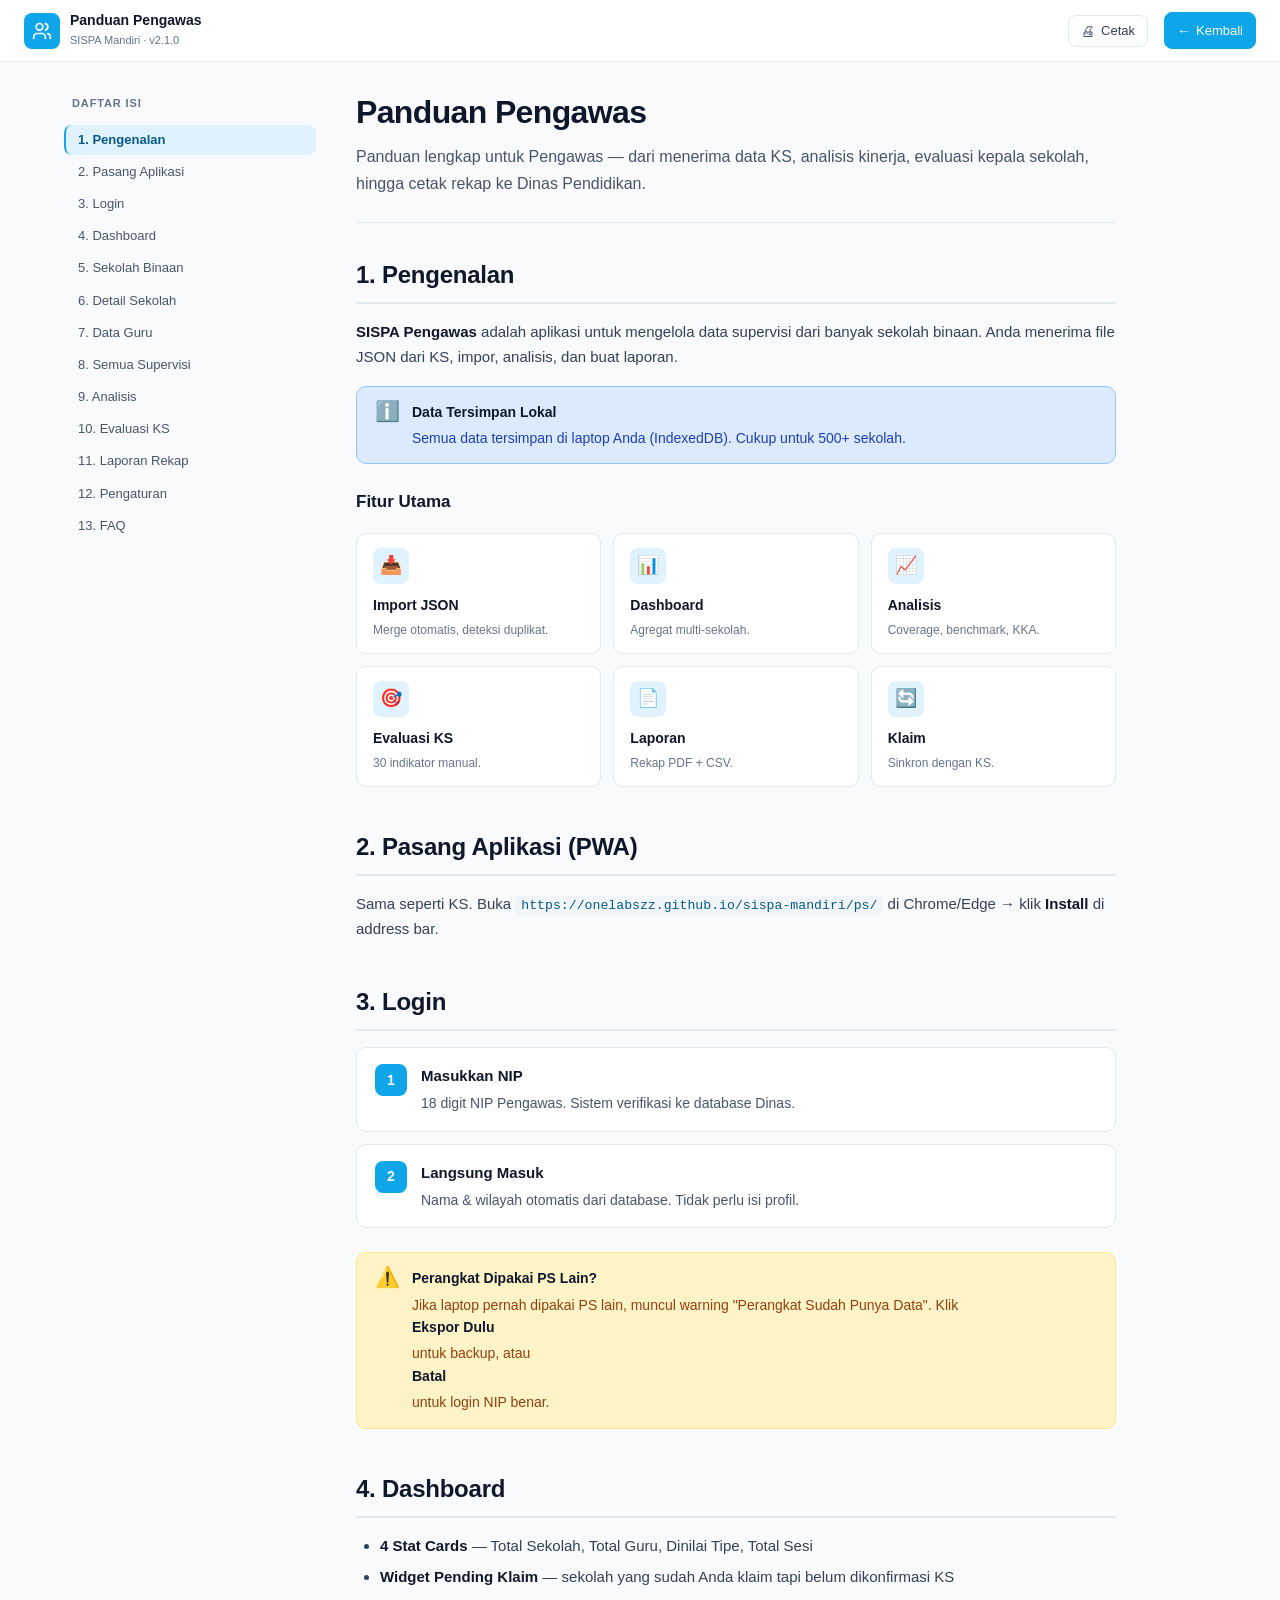
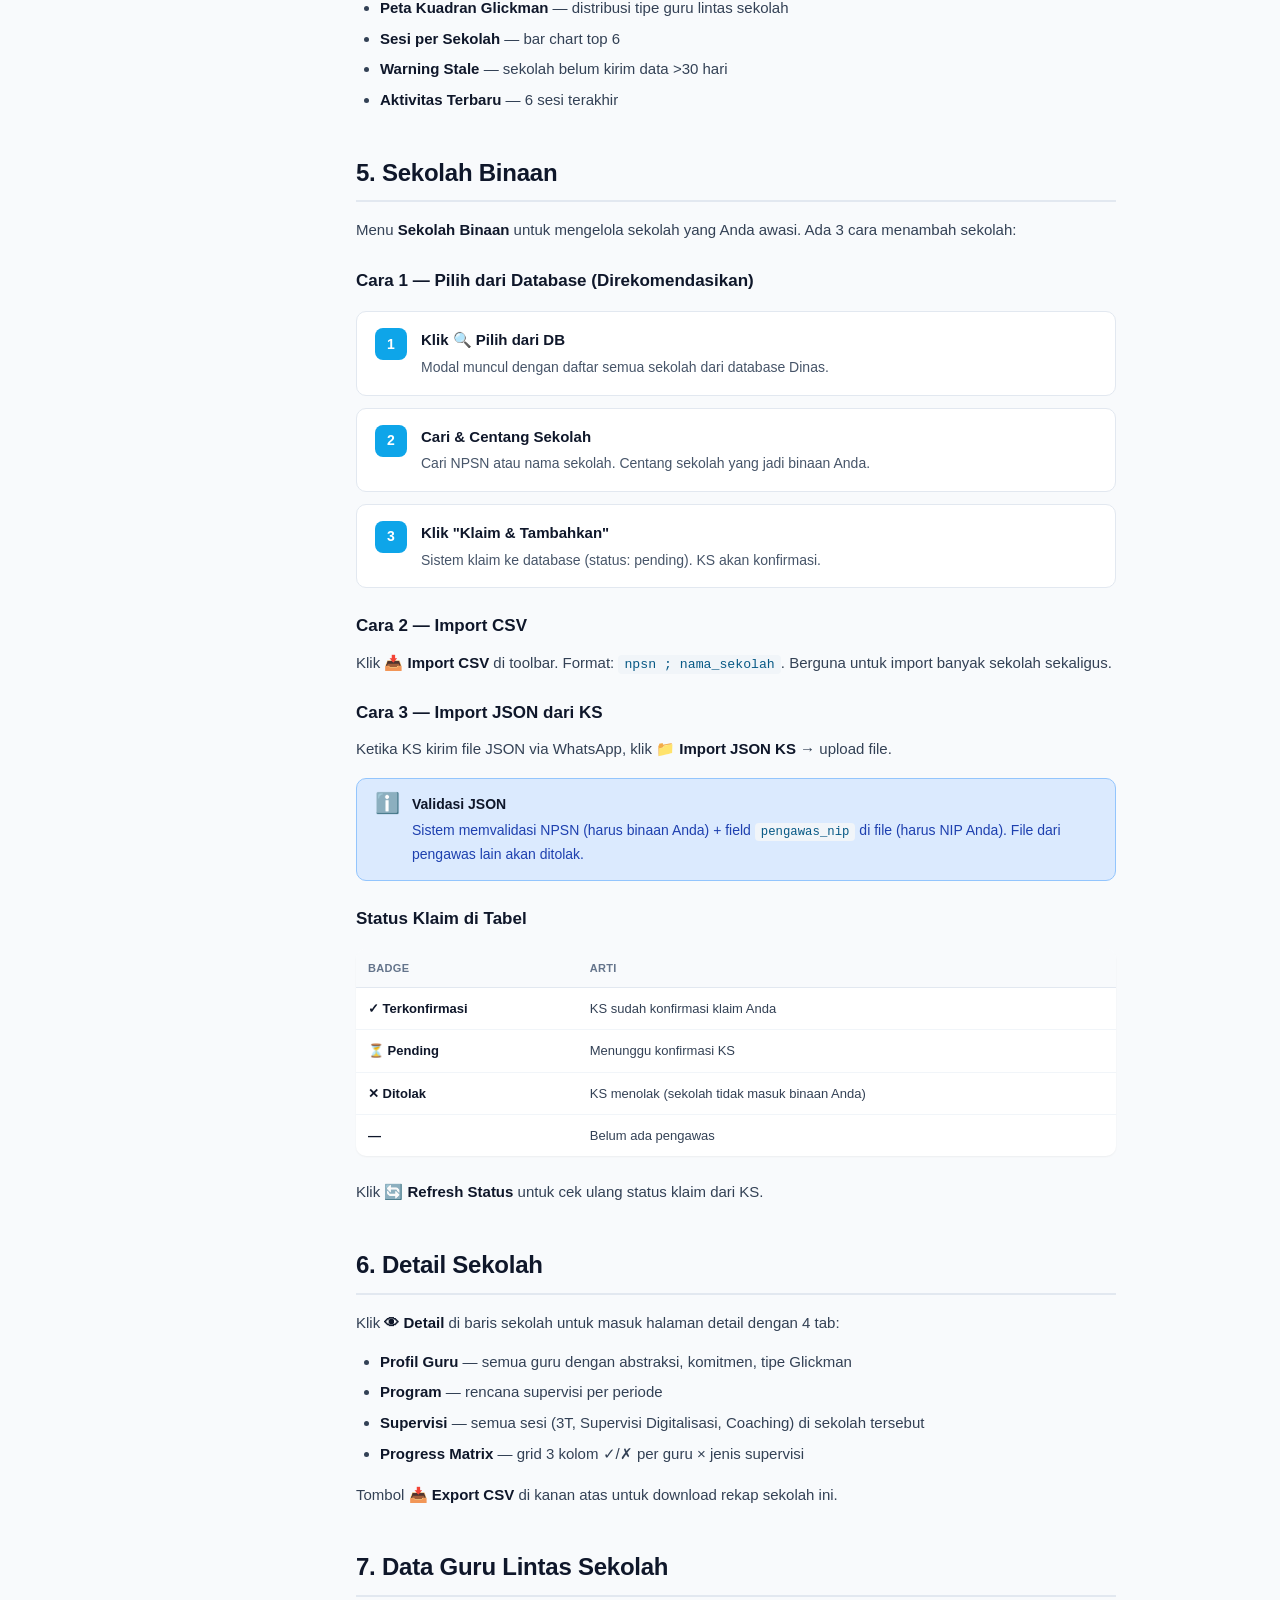
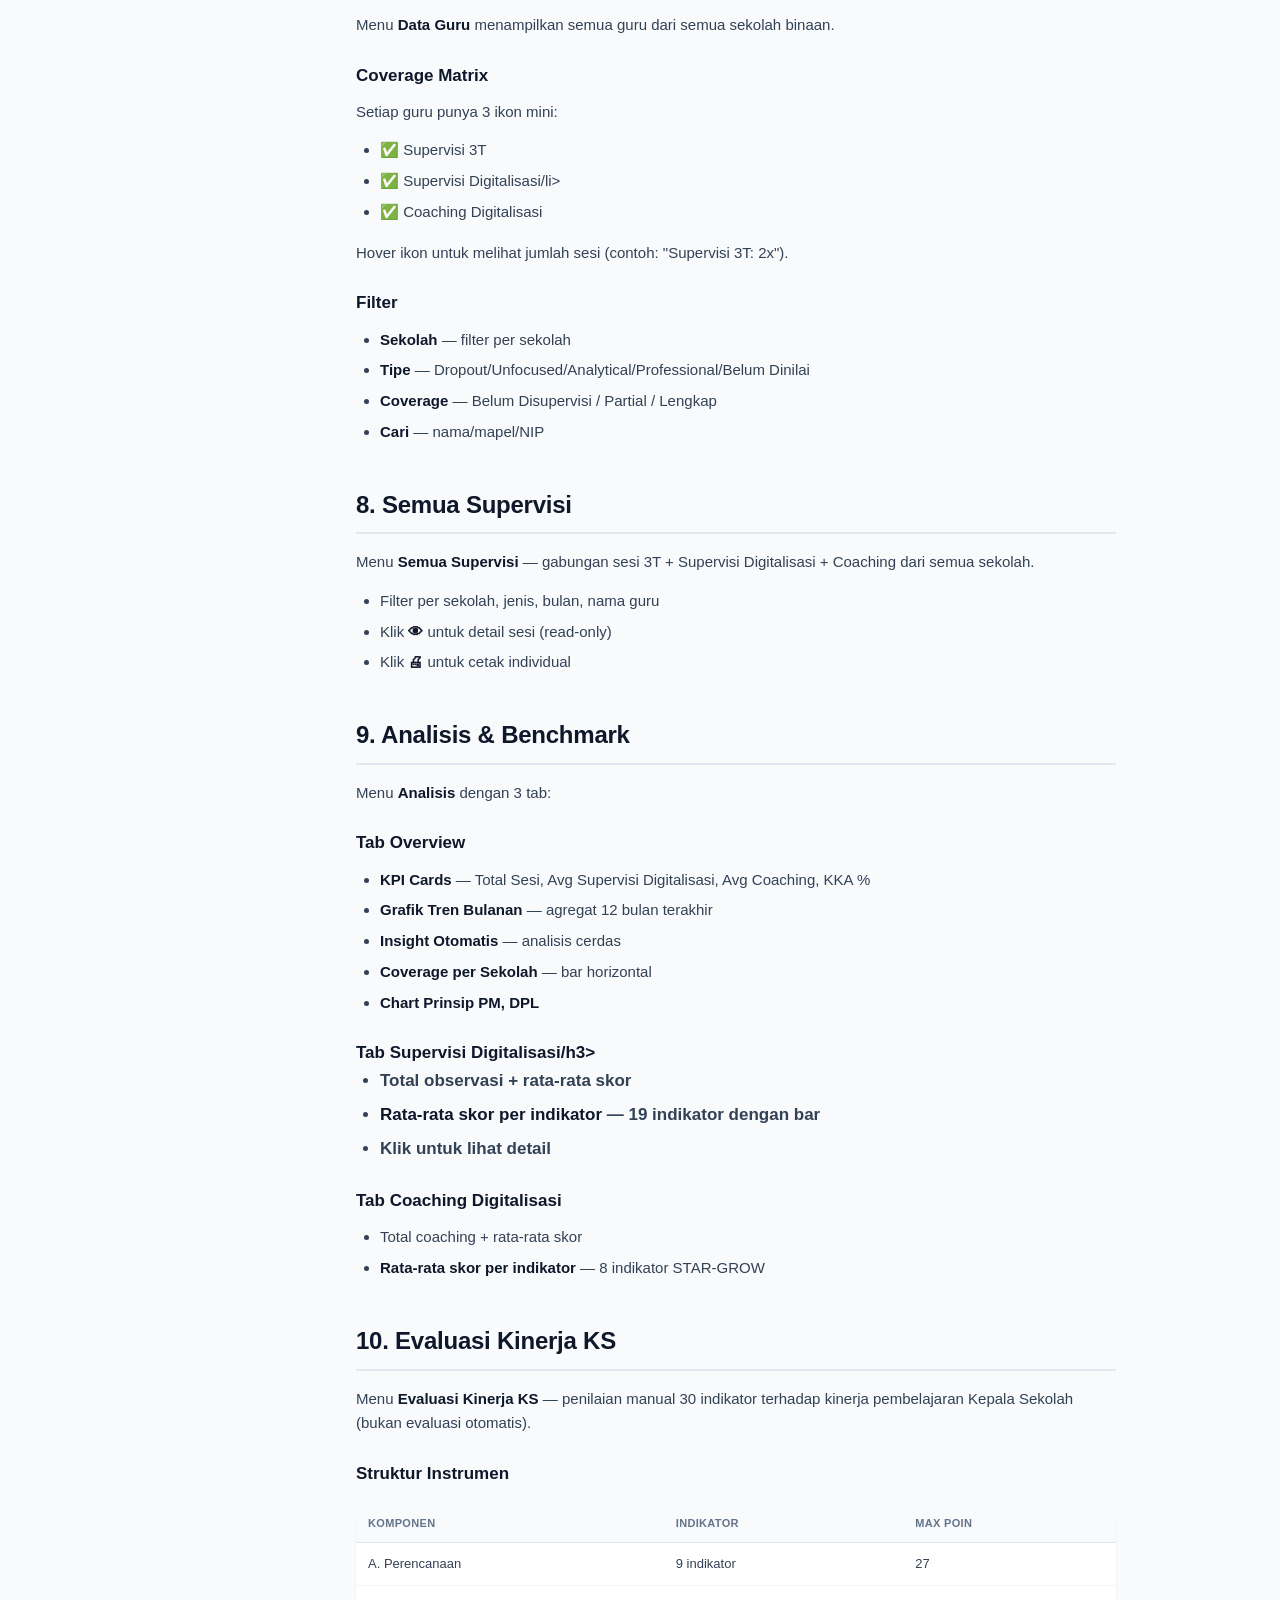
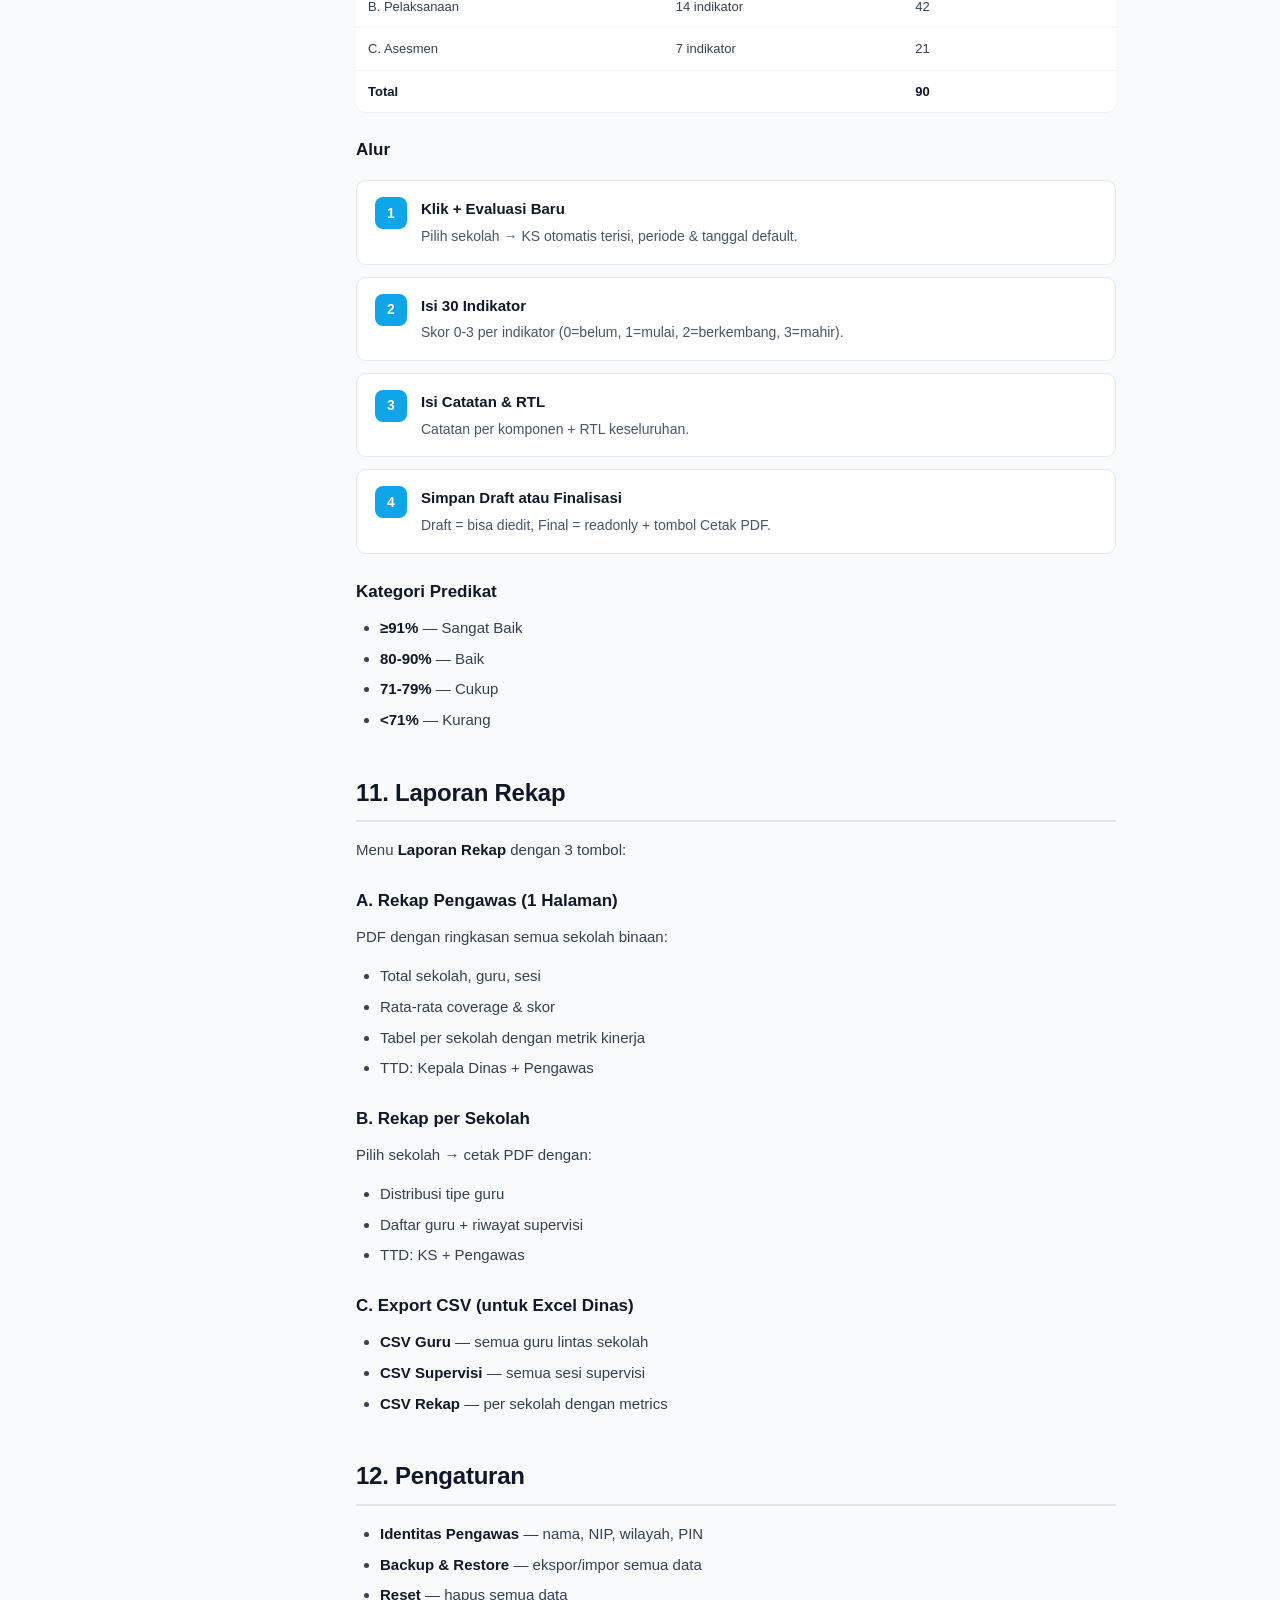
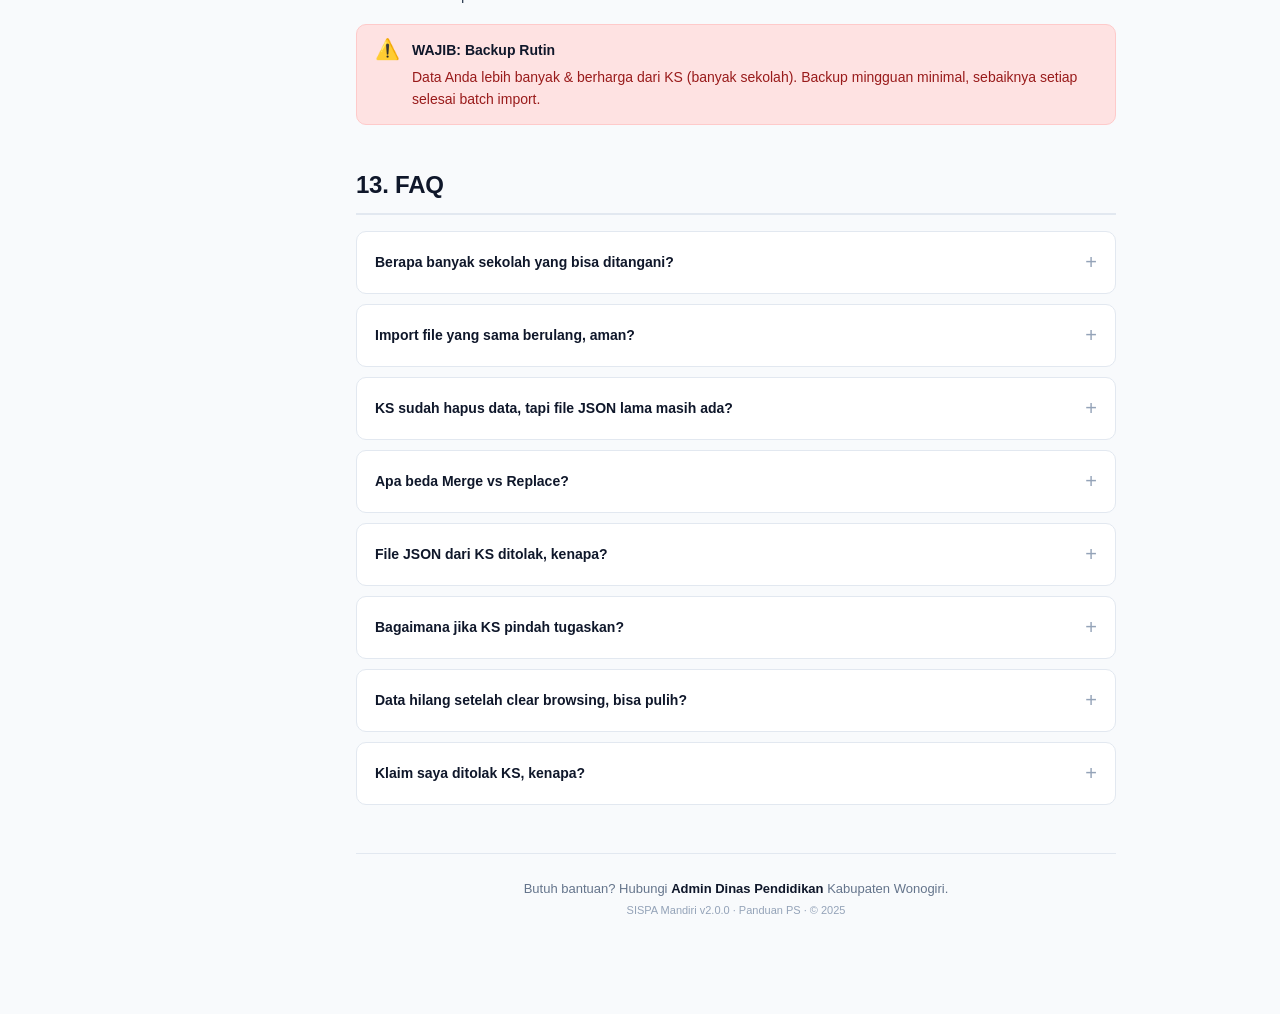
<file: ps/panduan.html>
<!DOCTYPE html>
<html lang="id">
<head>
<meta charset="UTF-8">
<meta name="viewport" content="width=device-width,initial-scale=1">
<title>Panduan Pengawas — SISPA Mandiri</title>
<link rel="icon" type="image/svg+xml" href="../shared/icons/icon.svg">
<link rel="stylesheet" href="../shared/css/guide.css">
</head>
<body class="role-ps">

<header class="guide-header">
  <a href="index.html" class="brand">
    <div class="brand-logo">
      <svg width="20" height="20" viewBox="0 0 24 24" fill="none" stroke="currentColor" stroke-width="2" stroke-linecap="round" stroke-linejoin="round"><path d="M16 21v-2a4 4 0 0 0-4-4H6a4 4 0 0 0-4 4v2"/><circle cx="9" cy="7" r="4"/><path d="M22 21v-2a4 4 0 0 0-3-3.87"/><path d="M16 3.13a4 4 0 0 1 0 7.75"/></svg>
    </div>
    <div>
      <div class="brand-name">Panduan Pengawas</div>
      <div class="brand-sub">SISPA Mandiri · v2.1.0</div>
    </div>
  </a>
  <div class="spacer"></div>
  <button onclick="window.print()"><span style="font-size:14px">🖨</span> <span class="btn-text">Cetak</span></button>
  <a href="index.html" class="btn-link btn-primary">← <span class="btn-text">Kembali</span></a>
</header>

<div class="guide-layout">
  <aside class="toc">
    <div class="toc-title">Daftar Isi</div>
    <a href="#intro">1. Pengenalan</a>
    <a href="#install">2. Pasang Aplikasi</a>
    <a href="#login">3. Login</a>
    <a href="#dashboard">4. Dashboard</a>
    <a href="#sekolah">5. Sekolah Binaan</a>
    <a href="#detail">6. Detail Sekolah</a>
    <a href="#guru">7. Data Guru</a>
    <a href="#supervisi">8. Semua Supervisi</a>
    <a href="#analisis">9. Analisis</a>
    <a href="#evaluasi">10. Evaluasi KS</a>
    <a href="#laporan">11. Laporan Rekap</a>
    <a href="#pengaturan">12. Pengaturan</a>
    <a href="#faq">13. FAQ</a>
  </aside>

  <main class="guide-content">
    <h1>Panduan Pengawas</h1>
    <p class="lead">
      Panduan lengkap untuk Pengawas — dari menerima data KS, analisis kinerja, evaluasi kepala sekolah, hingga cetak rekap ke Dinas Pendidikan.
    </p>

    <h2 id="intro">1. Pengenalan</h2>
    <p><strong>SISPA Pengawas</strong> adalah aplikasi untuk mengelola data supervisi dari banyak sekolah binaan. Anda menerima file JSON dari KS, impor, analisis, dan buat laporan.</p>
    <div class="callout info"><span class="icon">ℹ️</span><div><strong>Data Tersimpan Lokal</strong>Semua data tersimpan di laptop Anda (IndexedDB). Cukup untuk 500+ sekolah.</div></div>

    <h3>Fitur Utama</h3>
    <div class="feature-grid">
      <div class="feature"><div class="feature-icon">📥</div><div class="feature-title">Import JSON</div><div class="feature-desc">Merge otomatis, deteksi duplikat.</div></div>
      <div class="feature"><div class="feature-icon">📊</div><div class="feature-title">Dashboard</div><div class="feature-desc">Agregat multi-sekolah.</div></div>
      <div class="feature"><div class="feature-icon">📈</div><div class="feature-title">Analisis</div><div class="feature-desc">Coverage, benchmark, KKA.</div></div>
      <div class="feature"><div class="feature-icon">🎯</div><div class="feature-title">Evaluasi KS</div><div class="feature-desc">30 indikator manual.</div></div>
      <div class="feature"><div class="feature-icon">📄</div><div class="feature-title">Laporan</div><div class="feature-desc">Rekap PDF + CSV.</div></div>
      <div class="feature"><div class="feature-icon">🔄</div><div class="feature-title">Klaim</div><div class="feature-desc">Sinkron dengan KS.</div></div>
    </div>

    <h2 id="install">2. Pasang Aplikasi (PWA)</h2>
    <p>Sama seperti KS. Buka <code>https://onelabszz.github.io/sispa-mandiri/ps/</code> di Chrome/Edge → klik <strong>Install</strong> di address bar.</p>

    <h2 id="login">3. Login</h2>
    <div class="steps">
      <div class="step"><div class="step-num">1</div><div class="step-body"><div class="step-title">Masukkan NIP</div><div class="step-desc">18 digit NIP Pengawas. Sistem verifikasi ke database Dinas.</div></div></div>
      <div class="step"><div class="step-num">2</div><div class="step-body"><div class="step-title">Langsung Masuk</div><div class="step-desc">Nama & wilayah otomatis dari database. Tidak perlu isi profil.</div></div></div>
    </div>

    <div class="callout warn"><span class="icon">⚠️</span><div><strong>Perangkat Dipakai PS Lain?</strong>Jika laptop pernah dipakai PS lain, muncul warning "Perangkat Sudah Punya Data". Klik <strong>Ekspor Dulu</strong> untuk backup, atau <strong>Batal</strong> untuk login NIP benar.</div></div>

    <h2 id="dashboard">4. Dashboard</h2>
    <ul>
      <li><strong>4 Stat Cards</strong> — Total Sekolah, Total Guru, Dinilai Tipe, Total Sesi</li>
      <li><strong>Widget Pending Klaim</strong> — sekolah yang sudah Anda klaim tapi belum dikonfirmasi KS</li>
      <li><strong>Peta Kuadran Glickman</strong> — distribusi tipe guru lintas sekolah</li>
      <li><strong>Sesi per Sekolah</strong> — bar chart top 6</li>
      <li><strong>Warning Stale</strong> — sekolah belum kirim data &gt;30 hari</li>
      <li><strong>Aktivitas Terbaru</strong> — 6 sesi terakhir</li>
    </ul>

    <h2 id="sekolah">5. Sekolah Binaan</h2>
    <p>Menu <strong>Sekolah Binaan</strong> untuk mengelola sekolah yang Anda awasi. Ada 3 cara menambah sekolah:</p>

    <h3>Cara 1 — Pilih dari Database (Direkomendasikan)</h3>
    <div class="steps">
      <div class="step"><div class="step-num">1</div><div class="step-body"><div class="step-title">Klik 🔍 Pilih dari DB</div><div class="step-desc">Modal muncul dengan daftar semua sekolah dari database Dinas.</div></div></div>
      <div class="step"><div class="step-num">2</div><div class="step-body"><div class="step-title">Cari & Centang Sekolah</div><div class="step-desc">Cari NPSN atau nama sekolah. Centang sekolah yang jadi binaan Anda.</div></div></div>
      <div class="step"><div class="step-num">3</div><div class="step-body"><div class="step-title">Klik "Klaim & Tambahkan"</div><div class="step-desc">Sistem klaim ke database (status: pending). KS akan konfirmasi.</div></div></div>
    </div>

    <h3>Cara 2 — Import CSV</h3>
    <p>Klik <strong>📥 Import CSV</strong> di toolbar. Format: <code>npsn ; nama_sekolah</code>. Berguna untuk import banyak sekolah sekaligus.</p>

    <h3>Cara 3 — Import JSON dari KS</h3>
    <p>Ketika KS kirim file JSON via WhatsApp, klik <strong>📁 Import JSON KS</strong> → upload file.</p>

    <div class="callout info"><span class="icon">ℹ️</span><div><strong>Validasi JSON</strong>Sistem memvalidasi NPSN (harus binaan Anda) + field <code>pengawas_nip</code> di file (harus NIP Anda). File dari pengawas lain akan ditolak.</div></div>

    <h3>Status Klaim di Tabel</h3>
    <table>
      <thead><tr><th>Badge</th><th>Arti</th></tr></thead>
      <tbody>
        <tr><td><strong>✓ Terkonfirmasi</strong></td><td>KS sudah konfirmasi klaim Anda</td></tr>
        <tr><td><strong>⏳ Pending</strong></td><td>Menunggu konfirmasi KS</td></tr>
        <tr><td><strong>✕ Ditolak</strong></td><td>KS menolak (sekolah tidak masuk binaan Anda)</td></tr>
        <tr><td><strong>—</strong></td><td>Belum ada pengawas</td></tr>
      </tbody>
    </table>

    <p>Klik <strong>🔄 Refresh Status</strong> untuk cek ulang status klaim dari KS.</p>

    <h2 id="detail">6. Detail Sekolah</h2>
    <p>Klik <strong>👁 Detail</strong> di baris sekolah untuk masuk halaman detail dengan 4 tab:</p>
    <ul>
      <li><strong>Profil Guru</strong> — semua guru dengan abstraksi, komitmen, tipe Glickman</li>
      <li><strong>Program</strong> — rencana supervisi per periode</li>
      <li><strong>Supervisi</strong> — semua sesi (3T, Supervisi Digitalisasi, Coaching) di sekolah tersebut</li>
      <li><strong>Progress Matrix</strong> — grid 3 kolom ✓/✗ per guru × jenis supervisi</li>
    </ul>
    <p>Tombol <strong>📥 Export CSV</strong> di kanan atas untuk download rekap sekolah ini.</p>

    <h2 id="guru">7. Data Guru Lintas Sekolah</h2>
    <p>Menu <strong>Data Guru</strong> menampilkan semua guru dari semua sekolah binaan.</p>

    <h3>Coverage Matrix</h3>
    <p>Setiap guru punya 3 ikon mini:</p>
    <ul>
      <li>✅ Supervisi 3T</li>
      <li>✅ Supervisi Digitalisasi/li>
      <li>✅ Coaching Digitalisasi</li>
    </ul>
    <p>Hover ikon untuk melihat jumlah sesi (contoh: "Supervisi 3T: 2x").</p>

    <h3>Filter</h3>
    <ul>
      <li><strong>Sekolah</strong> — filter per sekolah</li>
      <li><strong>Tipe</strong> — Dropout/Unfocused/Analytical/Professional/Belum Dinilai</li>
      <li><strong>Coverage</strong> — Belum Disupervisi / Partial / Lengkap</li>
      <li><strong>Cari</strong> — nama/mapel/NIP</li>
    </ul>

    <h2 id="supervisi">8. Semua Supervisi</h2>
    <p>Menu <strong>Semua Supervisi</strong> — gabungan sesi 3T + Supervisi Digitalisasi + Coaching dari semua sekolah.</p>
    <ul>
      <li>Filter per sekolah, jenis, bulan, nama guru</li>
      <li>Klik <strong>👁</strong> untuk detail sesi (read-only)</li>
      <li>Klik <strong>🖨</strong> untuk cetak individual</li>
    </ul>

    <h2 id="analisis">9. Analisis & Benchmark</h2>
    <p>Menu <strong>Analisis</strong> dengan 3 tab:</p>

    <h3>Tab Overview</h3>
    <ul>
      <li><strong>KPI Cards</strong> — Total Sesi, Avg Supervisi Digitalisasi, Avg Coaching, KKA %</li>
      <li><strong>Grafik Tren Bulanan</strong> — agregat 12 bulan terakhir</li>
      <li><strong>Insight Otomatis</strong> — analisis cerdas</li>
      <li><strong>Coverage per Sekolah</strong> — bar horizontal</li>
      <li><strong>Chart Prinsip PM, DPL</strong></li>
    </ul>

    <h3>Tab Supervisi Digitalisasi/h3>
    <ul>
      <li>Total observasi + rata-rata skor</li>
      <li><strong>Rata-rata skor per indikator</strong> — 19 indikator dengan bar</li>
      <li>Klik untuk lihat detail</li>
    </ul>

    <h3>Tab Coaching Digitalisasi</h3>
    <ul>
      <li>Total coaching + rata-rata skor</li>
      <li><strong>Rata-rata skor per indikator</strong> — 8 indikator STAR-GROW</li>
    </ul>

    <h2 id="evaluasi">10. Evaluasi Kinerja KS</h2>
    <p>Menu <strong>Evaluasi Kinerja KS</strong> — penilaian manual 30 indikator terhadap kinerja pembelajaran Kepala Sekolah (bukan evaluasi otomatis).</p>

    <h3>Struktur Instrumen</h3>
    <table>
      <thead><tr><th>Komponen</th><th>Indikator</th><th>Max Poin</th></tr></thead>
      <tbody>
        <tr><td>A. Perencanaan</td><td>9 indikator</td><td>27</td></tr>
        <tr><td>B. Pelaksanaan</td><td>14 indikator</td><td>42</td></tr>
        <tr><td>C. Asesmen</td><td>7 indikator</td><td>21</td></tr>
        <tr><td colspan="2"><strong>Total</strong></td><td><strong>90</strong></td></tr>
      </tbody>
    </table>

    <h3>Alur</h3>
    <div class="steps">
      <div class="step"><div class="step-num">1</div><div class="step-body"><div class="step-title">Klik + Evaluasi Baru</div><div class="step-desc">Pilih sekolah → KS otomatis terisi, periode & tanggal default.</div></div></div>
      <div class="step"><div class="step-num">2</div><div class="step-body"><div class="step-title">Isi 30 Indikator</div><div class="step-desc">Skor 0-3 per indikator (0=belum, 1=mulai, 2=berkembang, 3=mahir).</div></div></div>
      <div class="step"><div class="step-num">3</div><div class="step-body"><div class="step-title">Isi Catatan & RTL</div><div class="step-desc">Catatan per komponen + RTL keseluruhan.</div></div></div>
      <div class="step"><div class="step-num">4</div><div class="step-body"><div class="step-title">Simpan Draft atau Finalisasi</div><div class="step-desc">Draft = bisa diedit, Final = readonly + tombol Cetak PDF.</div></div></div>
    </div>

    <h3>Kategori Predikat</h3>
    <ul>
      <li><strong>≥91%</strong> — Sangat Baik</li>
      <li><strong>80-90%</strong> — Baik</li>
      <li><strong>71-79%</strong> — Cukup</li>
      <li><strong>&lt;71%</strong> — Kurang</li>
    </ul>

    <h2 id="laporan">11. Laporan Rekap</h2>
    <p>Menu <strong>Laporan Rekap</strong> dengan 3 tombol:</p>

    <h3>A. Rekap Pengawas (1 Halaman)</h3>
    <p>PDF dengan ringkasan semua sekolah binaan:</p>
    <ul>
      <li>Total sekolah, guru, sesi</li>
      <li>Rata-rata coverage & skor</li>
      <li>Tabel per sekolah dengan metrik kinerja</li>
      <li>TTD: Kepala Dinas + Pengawas</li>
    </ul>

    <h3>B. Rekap per Sekolah</h3>
    <p>Pilih sekolah → cetak PDF dengan:</p>
    <ul>
      <li>Distribusi tipe guru</li>
      <li>Daftar guru + riwayat supervisi</li>
      <li>TTD: KS + Pengawas</li>
    </ul>

    <h3>C. Export CSV (untuk Excel Dinas)</h3>
    <ul>
      <li><strong>CSV Guru</strong> — semua guru lintas sekolah</li>
      <li><strong>CSV Supervisi</strong> — semua sesi supervisi</li>
      <li><strong>CSV Rekap</strong> — per sekolah dengan metrics</li>
    </ul>

    <h2 id="pengaturan">12. Pengaturan</h2>
    <ul>
      <li><strong>Identitas Pengawas</strong> — nama, NIP, wilayah, PIN</li>
      <li><strong>Backup & Restore</strong> — ekspor/impor semua data</li>
      <li><strong>Reset</strong> — hapus semua data</li>
    </ul>

    <div class="callout danger"><span class="icon">⚠️</span><div><strong>WAJIB: Backup Rutin</strong>Data Anda lebih banyak & berharga dari KS (banyak sekolah). Backup mingguan minimal, sebaiknya setiap selesai batch import.</div></div>

    <h2 id="faq">13. FAQ</h2>

    <details class="faq"><summary>Berapa banyak sekolah yang bisa ditangani?</summary><div class="faq-answer">Secara teknis tidak ada batas keras — IndexedDB bisa menampung ratusan MB. Untuk 100-200 sekolah masih aman. Untuk &gt;500 sekolah, backup bulanan rutin.</div></details>

    <details class="faq"><summary>Import file yang sama berulang, aman?</summary><div class="faq-answer">Ya, aman di mode Merge. Sistem mendeteksi tidak ada yang baru, jadi tidak ada duplikasi. Cocok untuk sync rutin.</div></details>

    <details class="faq"><summary>KS sudah hapus data, tapi file JSON lama masih ada?</summary><div class="faq-answer">Import ulang file dengan mode Replace. Data lama di aplikasi akan diganti total dengan data dari file. Efeknya = "mengembalikan" state ke waktu file dibuat.</div></details>

    <details class="faq"><summary>Apa beda Merge vs Replace?</summary><div class="faq-answer"><strong>Merge</strong> (default) — data lama dipertahankan, hanya item baru/diubah yang di-update. Cocok untuk sync rutin.<br><strong>Replace</strong> — data lama diganti total dengan data dari file. Gunakan hanya jika KS beri tahu "sudah hapus X".</div></details>

    <details class="faq"><summary>File JSON dari KS ditolak, kenapa?</summary><div class="faq-answer">3 kemungkinan: (1) NPSN tidak ada di daftar binaan Anda, (2) File dari pengawas lain (field pengawas_nip beda), (3) File corrupt. Minta KS kirim ulang.</div></details>

    <details class="faq"><summary>Bagaimana jika KS pindah tugaskan?</summary><div class="faq-answer">Hubungi KS baru untuk akses laptop lama, atau hubungi KS lama langsung. Jika data tidak bisa diakses, mulai dari state terakhir yang Anda punya.</div></details>

    <details class="faq"><summary>Data hilang setelah clear browsing, bisa pulih?</summary><div class="faq-answer">Tidak bisa kecuali ada backup JSON. Ini alasan backup mingguan wajib. Simpan di Google Drive dengan nama tanggal.</div></details>

    <details class="faq"><summary>Klaim saya ditolak KS, kenapa?</summary><div class="faq-answer">KS bisa menolak klaim jika sekolah tersebut bukan wilayah binaan Anda. Hubungi Dinas untuk verifikasi wilayah. Atau coba klaim ulang jika KS salah klik.</div></details>

    <p style="margin-top:48px;padding-top:24px;border-top:1px solid var(--slate-200);text-align:center;font-size:13px;color:var(--slate-500)">
      Butuh bantuan? Hubungi <strong>Admin Dinas Pendidikan</strong> Kabupaten Wonogiri.<br>
      <span style="font-size:11px;color:var(--slate-400)">SISPA Mandiri v2.0.0 · Panduan PS · © 2025</span>
    </p>
  </main>
</div>

<button class="back-top" id="backTop">↑</button>

<script>
(function() {
  const btn = document.getElementById('backTop');
  window.addEventListener('scroll', () => btn.classList.toggle('show', window.scrollY > 600));
  btn.onclick = () => window.scrollTo({ top: 0, behavior: 'smooth' });

  const sections = document.querySelectorAll('.guide-content h2[id], .guide-content h3[id]');
  const tocLinks = document.querySelectorAll('.toc a');
  const observer = new IntersectionObserver((entries) => {
    entries.forEach(entry => {
      if (entry.isIntersecting) {
        tocLinks.forEach(link => link.classList.toggle('active', link.getAttribute('href') === '#' + entry.target.id));
      }
    });
  }, { rootMargin: '-80px 0px -70% 0px', threshold: 0 });
  sections.forEach(s => observer.observe(s));

  tocLinks.forEach(link => {
    link.addEventListener('click', (e) => {
      const target = document.querySelector(link.getAttribute('href'));
      if (target) {
        e.preventDefault();
        window.scrollTo({ top: target.getBoundingClientRect().top + window.scrollY - 80, behavior: 'smooth' });
      }
    });
  });
})();
</script>
</body>
</html>
</file>
<file: shared/css/guide.css>
/* SISPA Mandiri — Shared Guide Stylesheet */
:root {
  --brand: #4f46e5; --brand-light: #eef2ff; --brand-dark: #3730a3;
  --slate-50: #f8fafc; --slate-100: #f1f5f9; --slate-200: #e2e8f0;
  --slate-300: #cbd5e1; --slate-400: #94a3b8; --slate-500: #64748b;
  --slate-600: #475569; --slate-700: #334155; --slate-900: #0f172a;
  --radius: 10px;
}
.role-ps { --brand: #0ea5e9; --brand-light: #e0f2fe; --brand-dark: #075985; }
.role-admin { --brand: #d97706; --brand-light: #fef3c7; --brand-dark: #92400e; }

* { box-sizing: border-box; }
html, body { margin: 0; padding: 0; }
body {
  font-family: -apple-system, 'Segoe UI', Roboto, sans-serif;
  background: var(--slate-50); color: var(--slate-900);
  line-height: 1.65; font-size: 15px;
}

/* Header */
.guide-header {
  position: sticky; top: 0; z-index: 50;
  background: rgba(255,255,255,.95);
  backdrop-filter: saturate(180%) blur(12px);
  border-bottom: 1px solid var(--slate-200);
  padding: 12px 24px;
  display: flex; align-items: center; gap: 16px;
}
.guide-header .brand {
  display: flex; align-items: center; gap: 10px;
  text-decoration: none; color: inherit;
}
.guide-header .brand-logo {
  width: 36px; height: 36px; border-radius: 8px;
  background: var(--brand); color: white;
  display: flex; align-items: center; justify-content: center;
}
.guide-header .brand-name { font-weight: 700; font-size: 14px; line-height: 1.2; }
.guide-header .brand-sub { font-size: 11px; color: var(--slate-500); margin-top: 2px; }
.guide-header .spacer { flex: 1; }
.guide-header button, .guide-header .btn-link {
  padding: 7px 12px; border-radius: 8px;
  border: 1px solid var(--slate-200); background: white;
  font-size: 13px; font-weight: 500; cursor: pointer;
  color: var(--slate-700); text-decoration: none;
  display: inline-flex; align-items: center; gap: 6px;
  transition: all .15s; font-family: inherit;
}
.guide-header button:hover, .guide-header .btn-link:hover { background: var(--slate-50); }
.guide-header .btn-primary { background: var(--brand); color: white; border-color: var(--brand); }
.guide-header .btn-primary:hover { background: var(--brand-dark); }

/* Layout */
.guide-layout {
  display: grid; grid-template-columns: 260px 1fr;
  max-width: 1200px; margin: 0 auto;
  gap: 32px; padding: 32px 24px 80px;
}

/* Sidebar TOC */
.toc {
  position: sticky; top: 76px;
  align-self: start; max-height: calc(100vh - 100px);
  overflow-y: auto; padding-right: 8px;
}
.toc-title {
  font-size: 11px; text-transform: uppercase; letter-spacing: 0.08em;
  color: var(--slate-500); font-weight: 700;
  margin-bottom: 12px; padding-left: 8px;
}
.toc a {
  display: block; padding: 6px 12px; font-size: 13px;
  color: var(--slate-600); text-decoration: none;
  border-radius: 8px; border-left: 2px solid transparent;
  margin-bottom: 2px; line-height: 1.4;
  transition: all .12s;
}
.toc a:hover { background: var(--slate-100); color: var(--slate-900); }
.toc a.active {
  background: var(--brand-light); color: var(--brand-dark);
  border-left-color: var(--brand); font-weight: 600;
}

/* Content */
.guide-content { min-width: 0; max-width: 760px; }
.guide-content h1 {
  font-size: 32px; font-weight: 800; letter-spacing: -0.02em;
  line-height: 1.15; margin: 0 0 12px;
}
.guide-content .lead {
  font-size: 16px; color: var(--slate-600); line-height: 1.7;
  margin: 0 0 32px; padding-bottom: 24px;
  border-bottom: 1px solid var(--slate-200);
}
.guide-content h2 {
  font-size: 24px; font-weight: 700; letter-spacing: -0.01em;
  margin: 40px 0 16px; scroll-margin-top: 80px;
  padding-bottom: 8px; border-bottom: 2px solid var(--slate-200);
}
.guide-content h2:first-of-type { margin-top: 0; }
.guide-content h3 { font-size: 17px; font-weight: 600; margin: 24px 0 10px; scroll-margin-top: 80px; }
.guide-content p { margin: 0 0 14px; color: var(--slate-700); }
.guide-content ul, .guide-content ol { margin: 0 0 16px; padding-left: 24px; color: var(--slate-700); }
.guide-content li { margin-bottom: 6px; }
.guide-content strong { color: var(--slate-900); font-weight: 600; }
.guide-content code {
  background: var(--slate-100); padding: 2px 6px; border-radius: 4px;
  font-size: 0.88em; font-family: 'SF Mono', Monaco, monospace; color: var(--brand-dark);
}

/* Callouts */
.callout {
  padding: 14px 18px; border-radius: var(--radius);
  margin: 16px 0; display: flex; gap: 12px;
  align-items: flex-start; font-size: 14px; line-height: 1.6;
}
.callout .icon { font-size: 20px; flex-shrink: 0; line-height: 1; }
.callout strong { display: block; margin-bottom: 4px; font-weight: 700; }
.callout.info { background: #dbeafe; color: #1e40af; border: 1px solid #93c5fd; }
.callout.warn { background: #fef3c7; color: #92400e; border: 1px solid #fde68a; }
.callout.success { background: #dcfce7; color: #166534; border: 1px solid #bbf7d0; }
.callout.danger { background: #fee2e2; color: #991b1b; border: 1px solid #fecaca; }
.callout.tip { background: var(--brand-light); color: var(--brand-dark); border: 1px solid var(--brand); }

/* Steps */
.steps { display: flex; flex-direction: column; gap: 12px; margin: 16px 0 24px; }
.step {
  display: flex; gap: 14px; padding: 16px 18px;
  background: white; border: 1px solid var(--slate-200); border-radius: var(--radius);
}
.step-num {
  width: 32px; height: 32px; border-radius: 8px;
  background: var(--brand); color: white;
  display: flex; align-items: center; justify-content: center;
  font-weight: 700; font-size: 14px; flex-shrink: 0;
}
.step-body { flex: 1; min-width: 0; }
.step-title { font-weight: 600; font-size: 15px; margin: 0 0 4px; }
.step-desc { font-size: 14px; color: var(--slate-600); margin: 0; line-height: 1.55; }

/* Feature grid */
.feature-grid {
  display: grid; grid-template-columns: repeat(auto-fit, minmax(200px, 1fr));
  gap: 12px; margin: 16px 0 24px;
}
.feature {
  padding: 14px 16px; background: white;
  border: 1px solid var(--slate-200); border-radius: var(--radius);
}
.feature-icon {
  width: 36px; height: 36px; border-radius: 8px;
  background: var(--brand-light); color: var(--brand);
  display: flex; align-items: center; justify-content: center;
  margin-bottom: 10px; font-size: 18px;
}
.feature-title { font-weight: 600; font-size: 14px; margin: 0 0 4px; }
.feature-desc { font-size: 12px; color: var(--slate-500); margin: 0; line-height: 1.5; }

/* FAQ */
.faq { border: 1px solid var(--slate-200); border-radius: var(--radius); margin-bottom: 10px; overflow: hidden; background: white; }
.faq[open] { border-color: var(--brand); }
.faq summary {
  padding: 14px 18px; font-weight: 600; font-size: 14px;
  cursor: pointer; list-style: none;
  display: flex; justify-content: space-between; gap: 12px;
  align-items: center; color: var(--slate-900);
}
.faq summary::-webkit-details-marker { display: none; }
.faq summary::after { content: '+'; font-size: 20px; font-weight: 300; color: var(--slate-400); transition: transform .2s; }
.faq[open] summary::after { transform: rotate(45deg); }
.faq-answer { padding: 0 18px 16px; font-size: 14px; color: var(--slate-600); line-height: 1.7; }

/* Table */
.guide-content table {
  width: 100%; border-collapse: collapse; margin: 16px 0 24px;
  font-size: 13px; background: white; border-radius: var(--radius);
  overflow: hidden; box-shadow: 0 1px 2px rgba(0,0,0,.05);
}
.guide-content th {
  background: var(--slate-50); padding: 10px 12px;
  text-align: left; font-weight: 600; font-size: 11px;
  text-transform: uppercase; letter-spacing: 0.03em;
  color: var(--slate-500); border-bottom: 1px solid var(--slate-200);
}
.guide-content td { padding: 10px 12px; border-bottom: 1px solid var(--slate-100); color: var(--slate-700); vertical-align: top; }
.guide-content tr:last-child td { border-bottom: none; }

/* Back to top */
.back-top {
  position: fixed; bottom: 24px; right: 24px;
  width: 44px; height: 44px; border-radius: 12px;
  background: var(--brand); color: white;
  border: none; cursor: pointer;
  display: none; align-items: center; justify-content: center;
  font-size: 20px;
  box-shadow: 0 8px 20px -6px rgba(79,70,229,.5);
  z-index: 40;
}
.back-top.show { display: flex; }

/* Responsive */
@media (max-width: 900px) {
  .guide-layout { grid-template-columns: 1fr; padding: 20px 16px 60px; }
  .toc {
    position: relative; top: 0; max-height: none;
    background: white; border: 1px solid var(--slate-200);
    border-radius: var(--radius); padding: 14px; margin-bottom: 20px;
  }
  .guide-content h1 { font-size: 24px; }
  .guide-content h2 { font-size: 20px; }
  .guide-content h3 { font-size: 16px; }
}
@media (max-width: 600px) {
  .guide-header { padding: 10px 14px; }
  .guide-header .brand-name { font-size: 13px; }
  .guide-header .brand-sub { display: none; }
  .guide-header .btn-text { display: none; }
  .feature-grid { grid-template-columns: 1fr; }
}

/* Print */
@media print {
  body { background: white; font-size: 11pt; }
  .guide-header, .toc, .back-top, .no-print { display: none !important; }
  .guide-layout { display: block; max-width: 100%; padding: 0; gap: 0; }
  .guide-content { max-width: 100%; }
  .guide-content h2 { page-break-after: avoid; }
  .guide-content .callout, .guide-content .step, .guide-content .faq, .guide-content .feature { page-break-inside: avoid; }
  .guide-content table { box-shadow: none; border: 1px solid var(--slate-300); }
  @page { margin: 12mm; }
}
</file>
